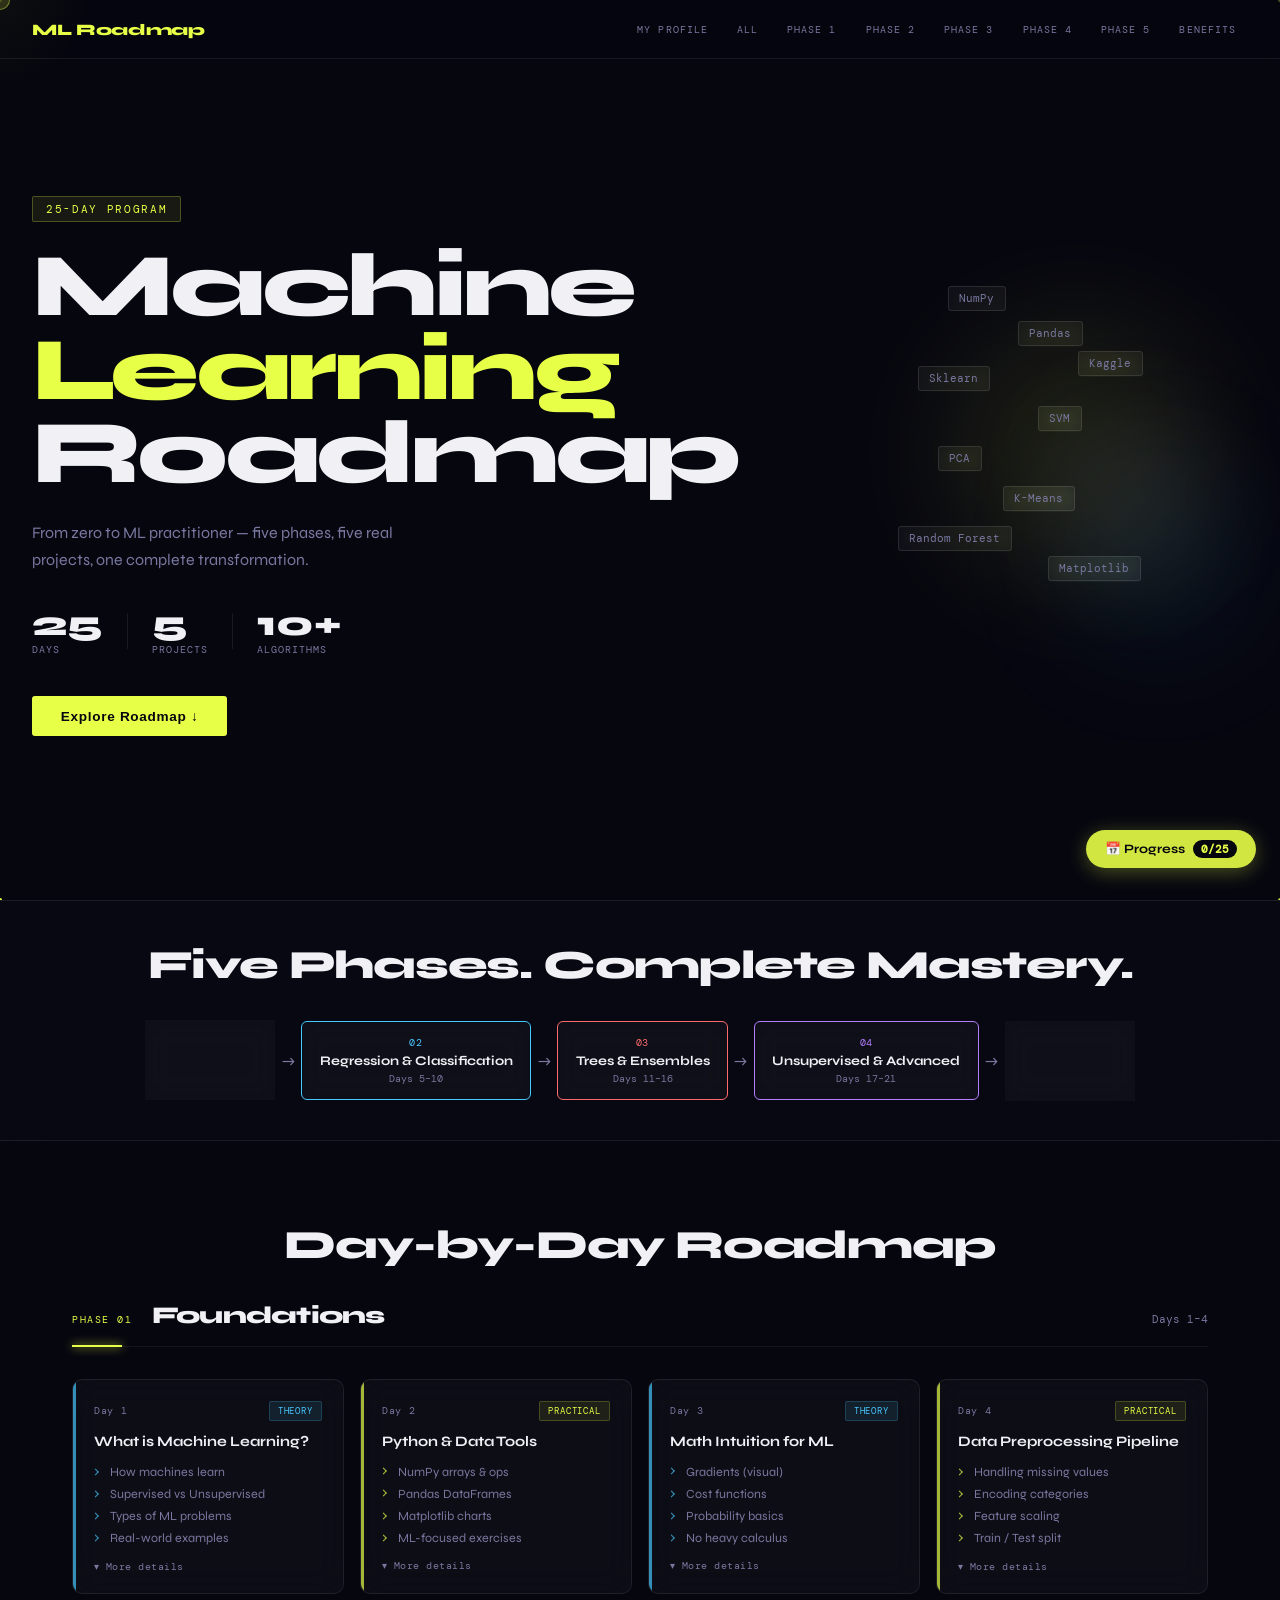
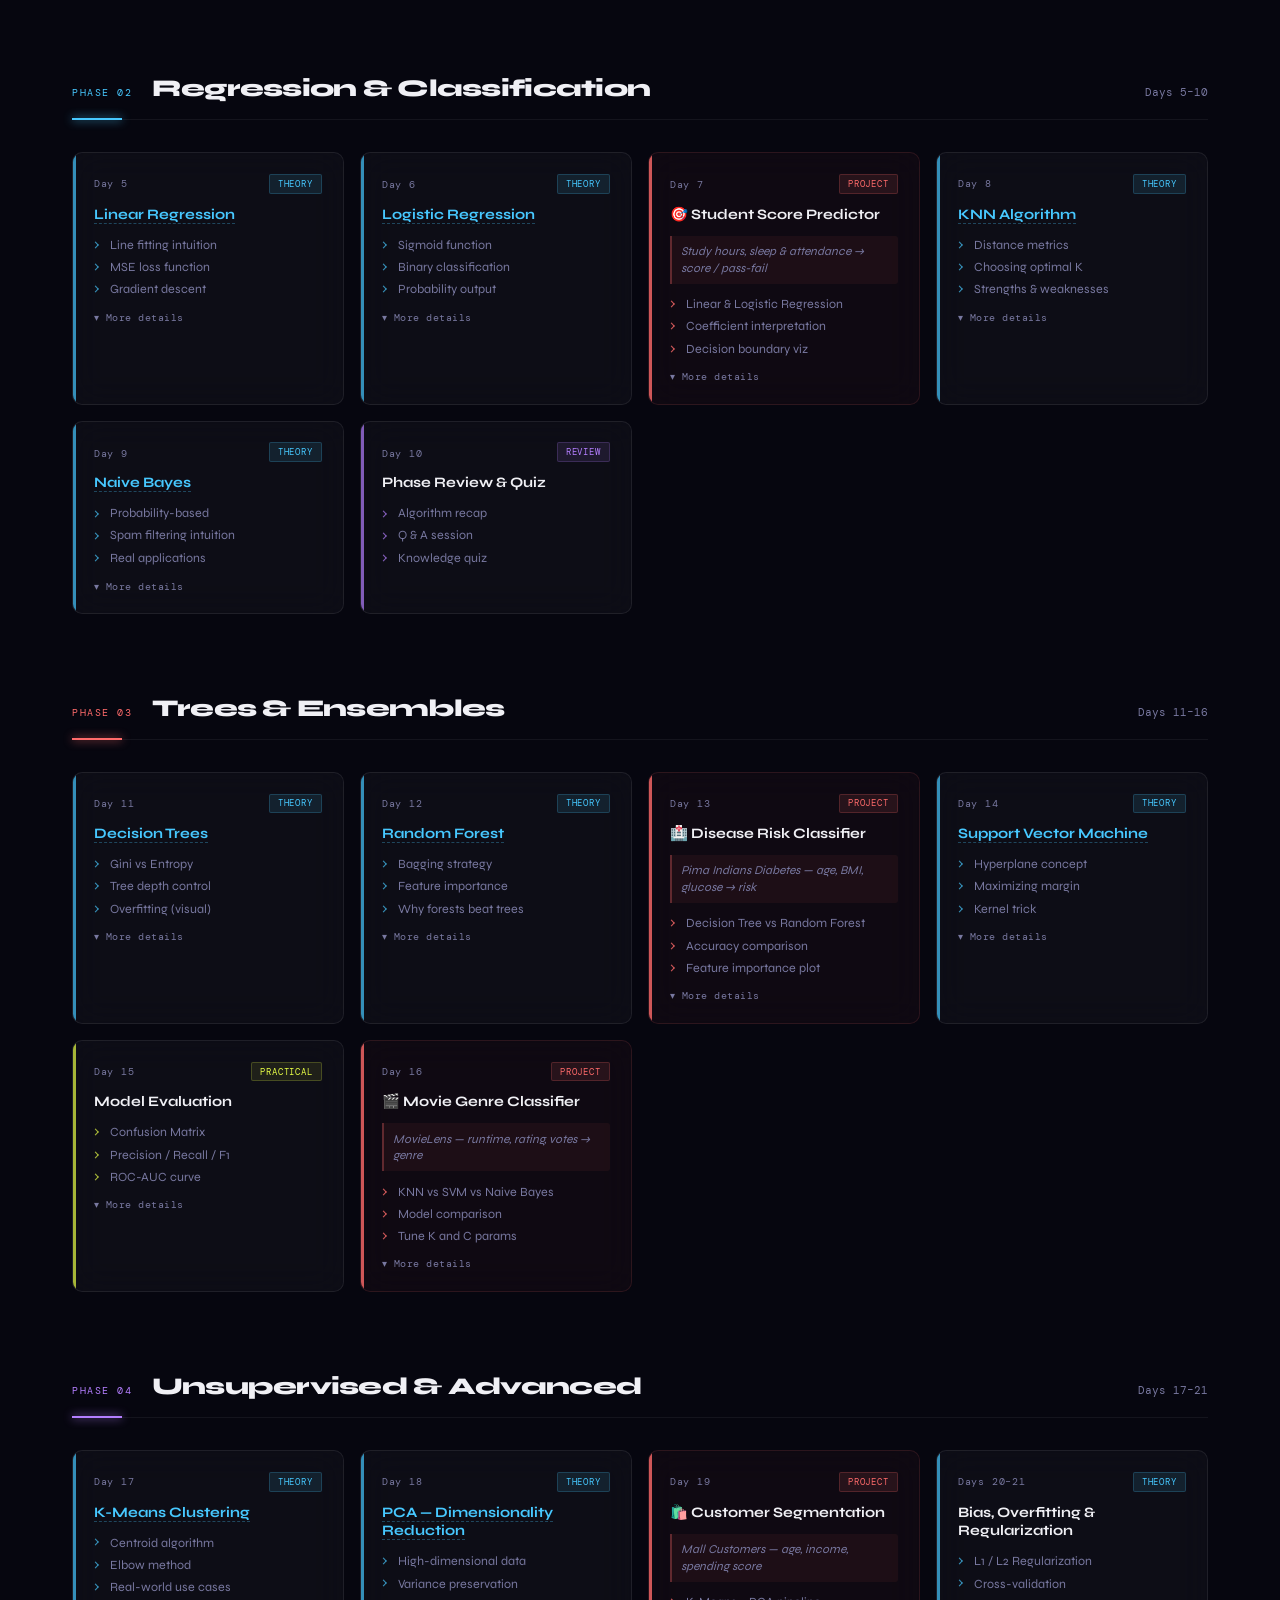
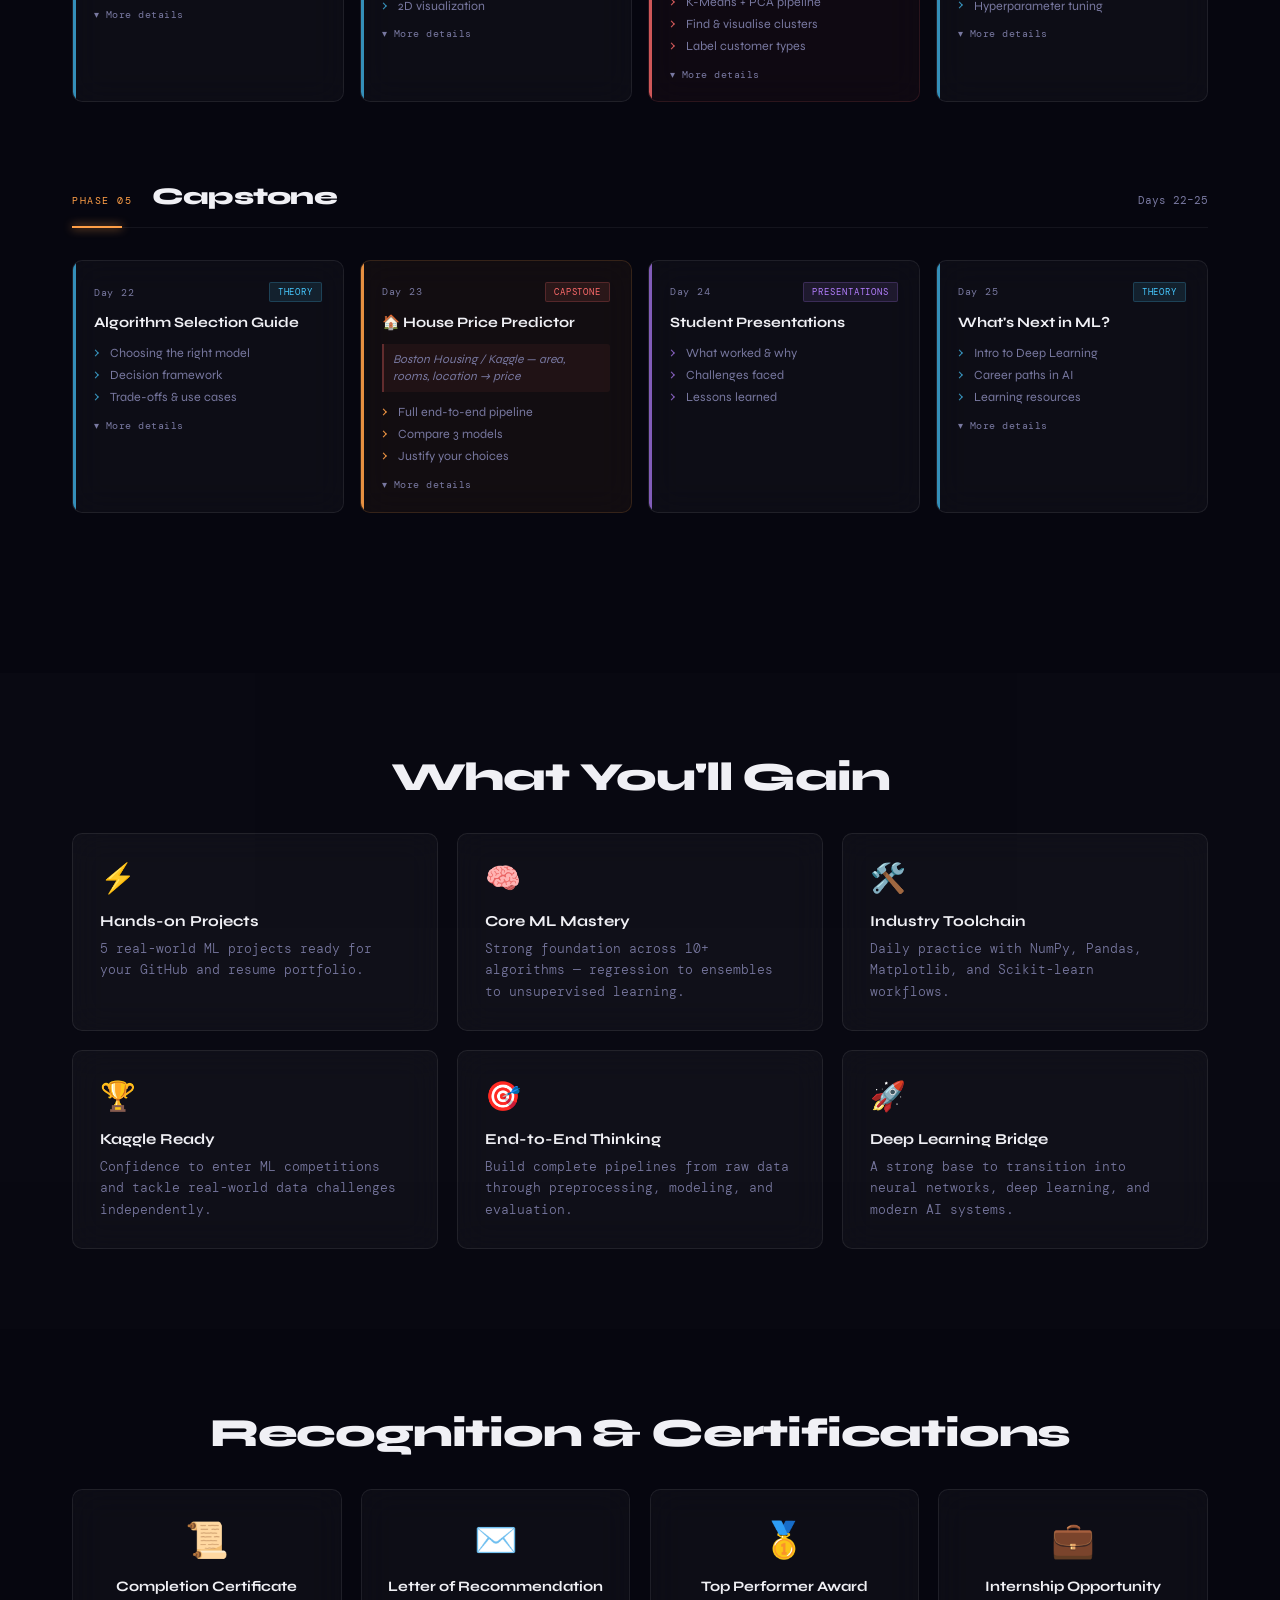
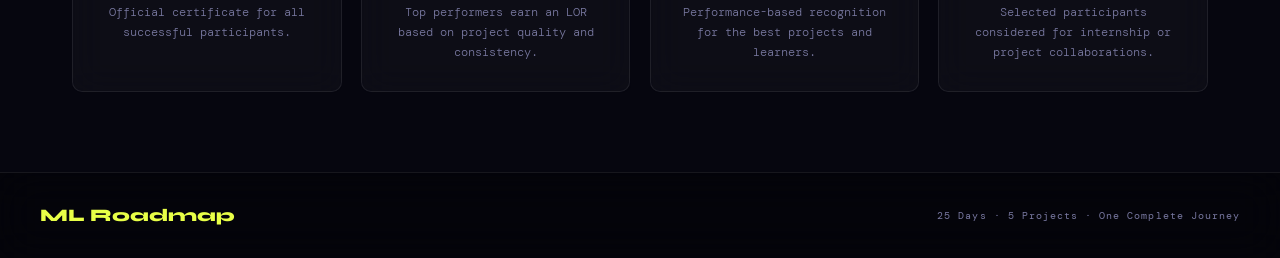
<file: ml_course.html>
<!DOCTYPE html>
<html lang="en">
<head>
<meta charset="UTF-8"/>
<meta name="viewport" content="width=device-width, initial-scale=1.0"/>
<title>ML Roadmap — 25 Days</title>
<link href="https://fonts.googleapis.com/css2?family=Syne:wght@400;600;700;800&family=DM+Mono:ital,wght@0,300;0,400;1,300&display=swap" rel="stylesheet"/>
<style>
*,*::before,*::after{box-sizing:border-box;margin:0;padding:0}
:root{
  --bg:#06060f;
  --glass:rgba(255,255,255,0.04);
  --glass-border:rgba(255,255,255,0.08);
  --glass-hover:rgba(255,255,255,0.07);
  --text:#f0f0f5;
  --muted:#7878a0;
  --yellow:#e8ff47;
  --blue:#47c8ff;
  --red:#ff6b6b;
  --purple:#b47fff;
  --orange:#ff9f47;
  --green:#4fffb0;
  --fd:'Syne',sans-serif;
  --fm:'DM Mono',monospace;
}
html{scroll-behavior:smooth}
body{background:var(--bg);color:var(--text);font-family:var(--fd);overflow-x:hidden;cursor:none}

/* CURSOR */
#cursor{position:fixed;width:20px;height:20px;border-radius:50%;background:rgba(232,255,71,0.15);border:1px solid rgba(232,255,71,0.4);pointer-events:none;z-index:9999;transform:translate(-50%,-50%);transition:transform 0.1s,width 0.2s,height 0.2s,background 0.2s;backdrop-filter:blur(4px)}
#cursor-glow{position:fixed;width:200px;height:200px;border-radius:50%;background:radial-gradient(circle,rgba(232,255,71,0.04) 0%,transparent 70%);pointer-events:none;z-index:9998;transform:translate(-50%,-50%);transition:transform 0.3s ease}
body:has(a:hover) #cursor,body:has(button:hover) #cursor{width:36px;height:36px;background:rgba(232,255,71,0.25)}

/* CANVAS */
#particles{position:fixed;inset:0;z-index:0;pointer-events:none}

/* NAV */
nav{position:fixed;top:0;left:0;right:0;z-index:100;padding:1rem 2rem;display:flex;align-items:center;justify-content:space-between;background:rgba(6,6,15,0.6);backdrop-filter:blur(20px);border-bottom:1px solid var(--glass-border);transition:all 0.3s}
.nav-brand{font-weight:800;font-size:1rem;color:var(--yellow);letter-spacing:-0.02em}
.nav-links{display:flex;gap:0.3rem;flex-wrap:wrap}
.nav-link{font-family:var(--fm);font-size:0.65rem;letter-spacing:0.1em;text-transform:uppercase;padding:0.35rem 0.7rem;border-radius:3px;color:var(--muted);text-decoration:none;transition:all 0.2s;border:1px solid transparent;cursor:pointer}
.nav-link:hover,.nav-link.active{color:var(--yellow);border-color:rgba(232,255,71,0.2);background:rgba(232,255,71,0.05)}

/* HERO */
.hero{position:relative;min-height:100vh;display:flex;align-items:center;padding:6rem 2rem 4rem;max-width:1300px;margin:0 auto;gap:3rem;z-index:1}
.hero-content{flex:1;animation:fadeUp 0.8s ease both}
.badge{display:inline-block;background:rgba(232,255,71,0.08);border:1px solid rgba(232,255,71,0.25);color:var(--yellow);font-family:var(--fm);font-size:0.7rem;letter-spacing:0.15em;padding:0.3rem 0.8rem;border-radius:2px;margin-bottom:1.5rem;text-transform:uppercase}
h1{font-size:clamp(3rem,7vw,6.5rem);font-weight:800;line-height:0.93;letter-spacing:-0.04em;margin-bottom:1.5rem}
.accent{color:var(--yellow)}
.hero-sub{font-size:1rem;color:var(--muted);max-width:400px;line-height:1.7;margin-bottom:2rem;font-weight:400}
.hero-stats{display:flex;align-items:center;gap:1.5rem;margin-bottom:2.5rem}
.stat{display:flex;flex-direction:column}
.stat-num{font-size:2.2rem;font-weight:800;line-height:1;color:var(--text)}
.stat-label{font-family:var(--fm);font-size:0.62rem;color:var(--muted);letter-spacing:0.1em;text-transform:uppercase;margin-top:2px}
.sdiv{width:1px;height:36px;background:var(--glass-border)}
.cta-btn{display:inline-block;background:var(--yellow);color:#06060f;font-weight:700;font-size:0.85rem;letter-spacing:0.05em;padding:0.8rem 1.8rem;border-radius:3px;transition:transform 0.2s,box-shadow 0.2s;cursor:pointer;border:none}
.cta-btn:hover{transform:translateY(-2px);box-shadow:0 8px 28px rgba(232,255,71,0.3)}

/* FLOATING TAGS */
.hero-visual{position:relative;flex:0 0 300px;height:360px;z-index:2;animation:fadeUp 0.8s 0.2s ease both}
.orb{position:absolute;border-radius:50%;filter:blur(60px);pointer-events:none}
.o1{width:260px;height:260px;background:rgba(232,255,71,0.1);top:10%;left:0;animation:floatOrb 6s ease-in-out infinite}
.o2{width:180px;height:180px;background:rgba(71,200,255,0.08);bottom:0;right:0;animation:floatOrb 8s 1s ease-in-out infinite}
.o3{width:130px;height:130px;background:rgba(180,127,255,0.08);top:40%;left:40%;animation:floatOrb 7s 2s ease-in-out infinite}
.floating-tags{position:relative;width:100%;height:100%}
.ftag{position:absolute;font-family:var(--fm);font-size:0.68rem;background:rgba(255,255,255,0.04);backdrop-filter:blur(10px);border:1px solid rgba(255,255,255,0.1);padding:0.3rem 0.65rem;border-radius:3px;color:var(--muted);animation:floatTag 4s var(--d) ease-in-out infinite;white-space:nowrap;transition:color 0.3s,border-color 0.3s}
.ftag:hover{color:var(--yellow);border-color:rgba(232,255,71,0.3)}

/* PROGRESS TRACKER TOGGLE */
.tracker-toggle{position:fixed;right:1.5rem;bottom:2rem;z-index:200;background:rgba(232,255,71,0.9);color:#06060f;border:none;border-radius:50px;padding:0.65rem 1.2rem;font-family:var(--fd);font-weight:700;font-size:0.8rem;cursor:pointer;box-shadow:0 4px 20px rgba(232,255,71,0.3);transition:all 0.2s;display:flex;align-items:center;gap:0.5rem}
.tracker-toggle:hover{transform:translateY(-2px);box-shadow:0 8px 28px rgba(232,255,71,0.4)}
.tracker-badge{background:#06060f;color:var(--yellow);border-radius:50px;padding:0.1rem 0.5rem;font-size:0.7rem;font-family:var(--fm)}

/* TRACKER PANEL */
.tracker-panel{position:fixed;right:-380px;top:0;bottom:0;width:360px;background:rgba(10,10,20,0.85);backdrop-filter:blur(30px);border-left:1px solid var(--glass-border);z-index:300;transition:right 0.4s cubic-bezier(0.16,1,0.3,1);overflow-y:auto;padding:1.5rem}
.tracker-panel.open{right:0}
.tracker-head{display:flex;align-items:center;justify-content:space-between;margin-bottom:1.5rem}
.tracker-head h2{font-size:1.1rem;font-weight:800}
.close-btn{background:var(--glass);border:1px solid var(--glass-border);color:var(--text);width:32px;height:32px;border-radius:50%;cursor:pointer;font-size:1rem;display:flex;align-items:center;justify-content:center;transition:all 0.2s}
.close-btn:hover{background:rgba(255,107,107,0.15);border-color:var(--red);color:var(--red)}
.progress-bar-wrap{background:rgba(255,255,255,0.05);border-radius:50px;height:8px;margin-bottom:0.5rem;overflow:hidden}
.progress-bar-fill{height:100%;background:linear-gradient(90deg,var(--yellow),var(--green));border-radius:50px;transition:width 0.5s cubic-bezier(0.16,1,0.3,1);width:0%}
.progress-text{font-family:var(--fm);font-size:0.68rem;color:var(--muted);margin-bottom:1.5rem}
.tracker-phase-label{font-family:var(--fm);font-size:0.6rem;color:var(--muted);letter-spacing:0.12em;text-transform:uppercase;margin:1rem 0 0.5rem;padding-bottom:0.4rem;border-bottom:1px solid var(--glass-border)}
.day-check{display:flex;align-items:center;gap:0.75rem;padding:0.5rem 0.6rem;border-radius:4px;cursor:pointer;transition:background 0.2s;margin-bottom:0.2rem}
.day-check:hover{background:var(--glass)}
.day-check input{display:none}
.check-box{width:18px;height:18px;border-radius:3px;border:1px solid var(--glass-border);flex-shrink:0;display:flex;align-items:center;justify-content:center;transition:all 0.2s;font-size:0.7rem}
.day-check.done .check-box{background:var(--yellow);border-color:var(--yellow);color:#06060f}
.check-label{font-size:0.8rem;color:var(--muted);transition:color 0.2s;line-height:1.3}
.day-check.done .check-label{color:var(--text);text-decoration:line-through;opacity:0.6}

/* PHASES BAR */
.phases-bar{background:rgba(10,10,20,0.6);backdrop-filter:blur(20px);border-top:1px solid var(--glass-border);border-bottom:1px solid var(--glass-border);padding:2.5rem 0;position:relative;z-index:1}
.phases-bar .container{max-width:1200px;margin:0 auto;padding:0 2rem}
.sec-title{font-size:clamp(1.6rem,3.5vw,2.5rem);font-weight:800;letter-spacing:-0.03em;margin-bottom:2rem;text-align:center}
.phases-strip{display:flex;align-items:center;gap:0.4rem;flex-wrap:wrap;justify-content:center}
.phase-chip{background:rgba(255,255,255,0.03);backdrop-filter:blur(12px);border:1px solid var(--c,rgba(255,255,255,0.1));border-radius:6px;padding:0.9rem 1.1rem;display:flex;flex-direction:column;align-items:center;gap:0.2rem;min-width:130px;text-align:center;transition:transform 0.2s,box-shadow 0.2s,background 0.2s;cursor:pointer}
.phase-chip:hover,.phase-chip.active{transform:translateY(-3px);background:rgba(255,255,255,0.06);box-shadow:0 8px 24px rgba(0,0,0,0.3)}
.pnum{font-family:var(--fm);font-size:0.6rem;color:var(--c);letter-spacing:0.1em}
.pname{font-size:0.82rem;font-weight:700}
.pdays{font-family:var(--fm);font-size:0.6rem;color:var(--muted)}
.parr{font-size:1rem;color:var(--muted)}

/* ROADMAP */
.roadmap{padding:5rem 0;position:relative;z-index:1}
.roadmap .container{max-width:1200px;margin:0 auto;padding:0 2rem}
.phase-block{margin-bottom:5rem;transition:opacity 0.3s,transform 0.3s}
.phase-block.hidden{display:none}
.phase-hdr{display:flex;align-items:baseline;gap:1.2rem;margin-bottom:2rem;padding-bottom:1rem;border-bottom:1px solid rgba(255,255,255,0.06);position:relative}
.phase-hdr::after{content:'';position:absolute;bottom:-1px;left:0;width:50px;height:2px;background:var(--c);box-shadow:0 0 10px var(--c)}
.plabel{font-family:var(--fm);font-size:0.65rem;color:var(--c);letter-spacing:0.15em;text-transform:uppercase;flex-shrink:0}
.ptitle{font-size:1.5rem;font-weight:800;letter-spacing:-0.03em}
.prange{font-family:var(--fm);font-size:0.7rem;color:var(--muted);margin-left:auto}

/* DAY CARDS */
.days-grid{display:grid;grid-template-columns:repeat(auto-fill,minmax(230px,1fr));gap:1rem}
.day-card{background:rgba(255,255,255,0.03);backdrop-filter:blur(16px);border:1px solid var(--glass-border);border-radius:10px;padding:1.3rem;transition:transform 0.2s,box-shadow 0.2s,border-color 0.2s;position:relative;overflow:hidden;cursor:pointer;transform-style:preserve-3d}
.day-card::before{content:'';position:absolute;top:0;left:0;width:3px;height:100%;background:var(--accent,rgba(255,255,255,0.1));border-radius:3px 0 0 3px}
.day-card:hover{box-shadow:0 12px 40px rgba(0,0,0,0.4);border-color:rgba(255,255,255,0.12)}
.day-card.reveal{animation:revealCard 0.5s ease both}
.day-card.theory{--accent:rgba(71,200,255,0.7)}
.day-card.practical{--accent:rgba(232,255,71,0.7)}
.day-card.project{--accent:rgba(255,107,107,0.8);background:rgba(255,107,107,0.04);border-color:rgba(255,107,107,0.12)}
.day-card.review{--accent:rgba(180,127,255,0.7)}
.day-card.capstone-card{--accent:rgba(255,159,71,0.9);background:rgba(255,159,71,0.05);border-color:rgba(255,159,71,0.15)}
.day-top{display:flex;align-items:center;justify-content:space-between;margin-bottom:0.75rem}
.dnum{font-family:var(--fm);font-size:0.62rem;color:var(--muted);letter-spacing:0.08em}
.dtype{font-family:var(--fm);font-size:0.58rem;letter-spacing:0.1em;text-transform:uppercase;padding:0.18rem 0.5rem;border-radius:2px}
.dtype.t{background:rgba(71,200,255,0.1);color:var(--blue);border:1px solid rgba(71,200,255,0.2)}
.dtype.p{background:rgba(232,255,71,0.08);color:var(--yellow);border:1px solid rgba(232,255,71,0.2)}
.dtype.pr{background:rgba(255,107,107,0.1);color:var(--red);border:1px solid rgba(255,107,107,0.2)}
.dtype.rv{background:rgba(180,127,255,0.1);color:var(--purple);border:1px solid rgba(180,127,255,0.2)}
.day-card h3{font-size:0.9rem;font-weight:700;margin-bottom:0.7rem;line-height:1.3}
.day-card ul{list-style:none;display:flex;flex-direction:column;gap:0.3rem}
.day-card ul li{font-size:0.78rem;color:var(--muted);padding-left:1rem;position:relative;line-height:1.4}
.day-card ul li::before{content:'›';position:absolute;left:0;color:var(--accent,var(--muted));font-size:0.9rem;line-height:1.2}
.proj-desc{font-size:0.75rem;color:var(--muted);font-style:italic;margin-bottom:0.7rem;padding:0.45rem 0.6rem;background:rgba(255,107,107,0.06);border-left:2px solid rgba(255,107,107,0.3);border-radius:0 3px 3px 0;line-height:1.4}

/* EXPAND */
.expand-btn{margin-top:0.8rem;font-family:var(--fm);font-size:0.62rem;color:var(--muted);background:none;border:none;cursor:pointer;padding:0;letter-spacing:0.05em;transition:color 0.2s;display:flex;align-items:center;gap:0.3rem}
.expand-btn:hover{color:var(--yellow)}
.expand-content{max-height:0;overflow:hidden;transition:max-height 0.4s cubic-bezier(0.16,1,0.3,1);margin-top:0}
.expand-content.open{max-height:300px;margin-top:0.8rem}
.expand-inner{padding-top:0.8rem;border-top:1px solid var(--glass-border)}
.expand-inner p{font-size:0.78rem;color:var(--muted);line-height:1.6;margin-bottom:0.5rem;font-family:var(--fm);font-weight:300}
.tools-row{display:flex;flex-wrap:wrap;gap:0.3rem;margin-top:0.5rem}
.tool-tag{font-family:var(--fm);font-size:0.62rem;padding:0.2rem 0.5rem;background:rgba(255,255,255,0.05);border:1px solid rgba(255,255,255,0.08);border-radius:2px;color:var(--muted)}

/* ALGO MODAL */
#algo-modal{position:fixed;inset:0;z-index:500;display:flex;align-items:center;justify-content:center;opacity:0;pointer-events:none;transition:opacity 0.3s}
#algo-modal.open{opacity:1;pointer-events:all}
.modal-backdrop{position:absolute;inset:0;background:rgba(0,0,0,0.7);backdrop-filter:blur(8px)}
.modal-box{position:relative;background:rgba(15,15,28,0.95);backdrop-filter:blur(30px);border:1px solid rgba(255,255,255,0.1);border-radius:12px;padding:2rem;max-width:420px;width:90%;transform:translateY(20px);transition:transform 0.3s}
#algo-modal.open .modal-box{transform:translateY(0)}
.modal-box h2{font-size:1.4rem;font-weight:800;margin-bottom:0.5rem;color:var(--yellow)}
.modal-tag{font-family:var(--fm);font-size:0.65rem;color:var(--muted);letter-spacing:0.1em;text-transform:uppercase;margin-bottom:1rem}
.modal-box p{font-size:0.85rem;color:var(--muted);line-height:1.7;margin-bottom:1rem;font-family:var(--fm);font-weight:300}
.modal-use{font-size:0.8rem;color:var(--blue);font-family:var(--fm)}
.modal-close{position:absolute;top:1rem;right:1rem;background:var(--glass);border:1px solid var(--glass-border);color:var(--text);width:30px;height:30px;border-radius:50%;cursor:pointer;font-size:1rem;display:flex;align-items:center;justify-content:center;transition:all 0.2s}
.modal-close:hover{background:rgba(255,107,107,0.15);color:var(--red)}

/* ALGO LINKS */
.algo-link{color:var(--blue);cursor:pointer;border-bottom:1px dashed rgba(71,200,255,0.3);transition:color 0.2s}
.algo-link:hover{color:var(--yellow);border-bottom-color:rgba(232,255,71,0.4)}

/* BENEFITS */
.benefits{padding:5rem 0;position:relative;z-index:1;background:rgba(255,255,255,0.01)}
.benefits .container{max-width:1200px;margin:0 auto;padding:0 2rem}
.benefits-grid{display:grid;grid-template-columns:repeat(auto-fill,minmax(280px,1fr));gap:1.2rem}
.benefit-card{background:rgba(255,255,255,0.03);backdrop-filter:blur(16px);border:1px solid var(--glass-border);border-radius:10px;padding:1.7rem;transition:transform 0.25s,border-color 0.25s,box-shadow 0.25s}
.benefit-card:hover{transform:translateY(-4px);border-color:rgba(255,255,255,0.1);box-shadow:0 12px 32px rgba(0,0,0,0.3)}
.bicon{font-size:1.8rem;margin-bottom:1rem}
.benefit-card h3{font-size:0.95rem;font-weight:700;margin-bottom:0.5rem}
.benefit-card p{font-size:0.8rem;color:var(--muted);line-height:1.7;font-family:var(--fm);font-weight:300}

/* CERTS */
.certs{padding:5rem 0;position:relative;z-index:1}
.certs .container{max-width:1200px;margin:0 auto;padding:0 2rem}
.certs-row{display:grid;grid-template-columns:repeat(auto-fill,minmax(220px,1fr));gap:1.2rem}
.cert-item{background:rgba(255,255,255,0.03);backdrop-filter:blur(16px);border:1px solid var(--glass-border);border-radius:10px;padding:1.8rem 1.4rem;text-align:center;transition:transform 0.25s,box-shadow 0.25s;position:relative;overflow:hidden}
.cert-item::after{content:'';position:absolute;bottom:0;left:0;right:0;height:2px;background:linear-gradient(90deg,var(--yellow),var(--blue));opacity:0;transition:opacity 0.3s}
.cert-item:hover{transform:translateY(-4px);box-shadow:0 12px 30px rgba(0,0,0,0.25)}
.cert-item:hover::after{opacity:1}
.cicon{font-size:2.2rem;margin-bottom:1rem}
.cert-item h3{font-size:0.9rem;font-weight:700;margin-bottom:0.5rem}
.cert-item p{font-size:0.78rem;color:var(--muted);line-height:1.6;font-family:var(--fm);font-weight:300}

/* FOOTER */
footer{background:rgba(0,0,0,0.3);backdrop-filter:blur(20px);border-top:1px solid var(--glass-border);padding:2rem;position:relative;z-index:1}
.foot-inner{max-width:1200px;margin:0 auto;display:flex;align-items:center;justify-content:space-between;flex-wrap:wrap;gap:1rem}
.fbrand{font-size:1.1rem;font-weight:800;color:var(--yellow)}
.ftag-line{font-family:var(--fm);font-size:0.65rem;color:var(--muted);letter-spacing:0.1em}

/* CONFETTI */
.confetti-piece{position:fixed;width:8px;height:8px;border-radius:2px;pointer-events:none;z-index:9999;animation:confettiFall 2.5s ease-in forwards}
@keyframes confettiFall{0%{transform:translateY(-20px) rotate(0deg);opacity:1}100%{transform:translateY(100vh) rotate(720deg);opacity:0}}

/* ANIMATIONS */
@keyframes fadeUp{from{opacity:0;transform:translateY(20px)}to{opacity:1;transform:translateY(0)}}
@keyframes floatOrb{0%,100%{transform:translateY(0)}50%{transform:translateY(-18px)}}
@keyframes floatTag{0%,100%{transform:translateY(0);opacity:0.6}50%{transform:translateY(-7px);opacity:1}}
@keyframes revealCard{from{opacity:0;transform:translateY(24px)}to{opacity:1;transform:translateY(0)}}

@media(max-width:768px){
  .hero{flex-direction:column;padding:5rem 1.5rem 3rem;gap:2rem}
  .hero-visual{flex:none;width:100%;height:200px}
  nav{padding:0.8rem 1rem}
  .nav-links{display:none}
  .phases-strip{gap:0.3rem}
  .parr{display:none}
  .tracker-panel{width:100%;right:-100%}
}
</style>
</head>
<body>

<div id="cursor"></div>
<div id="cursor-glow"></div>
<canvas id="particles"></canvas>

<!-- NAV -->
<nav>
  <div class="nav-brand"><a class="nav-brand" href="index.html" style="text-decoration: none;">ML Roadmap</a></div>
  <div class="nav-links">
    <a class="nav-link" href="index.html">My Profile</a>
    <a class="nav-link" onclick="filterPhase('all')">All</a>
    <a class="nav-link" onclick="filterPhase(1)">Phase 1</a>
    <a class="nav-link" onclick="filterPhase(2)">Phase 2</a>
    <a class="nav-link" onclick="filterPhase(3)">Phase 3</a>
    <a class="nav-link" onclick="filterPhase(4)">Phase 4</a>
    <a class="nav-link" onclick="filterPhase(5)">Phase 5</a>
    <a class="nav-link" href="#benefits">Benefits</a>
  </div>
</nav>

<!-- HERO -->
<section class="hero" id="home">
  <div class="hero-content">
    <div class="badge">25-Day Program</div>
    <h1>Machine<br/><span class="accent">Learning</span><br/>Roadmap</h1>
    <p class="hero-sub">From zero to ML practitioner — five phases, five real projects, one complete transformation.</p>
    <div class="hero-stats">
      <div class="stat"><span class="stat-num" data-count="25">0</span><span class="stat-label">Days</span></div>
      <div class="sdiv"></div>
      <div class="stat"><span class="stat-num" data-count="5">0</span><span class="stat-label">Projects</span></div>
      <div class="sdiv"></div>
      <div class="stat"><span class="stat-num" data-count="10">0</span><span class="stat-label">Algorithms</span></div>
    </div>
    <button class="cta-btn" onclick="document.getElementById('roadmap').scrollIntoView({behavior:'smooth'})">Explore Roadmap ↓</button>
  </div>
  <div class="hero-visual">
    <div class="orb o1"></div><div class="orb o2"></div><div class="orb o3"></div>
    <div class="floating-tags">
      <span class="ftag" style="--d:0s;left:0;top:0">NumPy</span>
      <span class="ftag" style="--d:.4s;left:70px;top:35px">Pandas</span>
      <span class="ftag" style="--d:.8s;left:-30px;top:80px">Sklearn</span>
      <span class="ftag" style="--d:1.2s;left:90px;top:120px">SVM</span>
      <span class="ftag" style="--d:.6s;left:-10px;top:160px">PCA</span>
      <span class="ftag" style="--d:1s;left:55px;top:200px">K-Means</span>
      <span class="ftag" style="--d:.2s;left:130px;top:65px">Kaggle</span>
      <span class="ftag" style="--d:1.4s;left:-50px;top:240px">Random Forest</span>
      <span class="ftag" style="--d:.9s;left:100px;top:270px">Matplotlib</span>
    </div>
  </div>
</section>

<!-- PHASES BAR -->
<div class="phases-bar">
  <div class="container">
    <h2 class="sec-title">Five Phases. Complete Mastery.</h2>
    <div class="phases-strip">
      <div class="phase-chip" style="--c:#e8ff47" onclick="filterPhase(1)"><span class="pnum">01</span><span class="pname">Foundations</span><span class="pdays">Days 1–4</span></div>
      <span class="parr">→</span>
      <div class="phase-chip" style="--c:#47c8ff" onclick="filterPhase(2)"><span class="pnum">02</span><span class="pname">Regression & Classification</span><span class="pdays">Days 5–10</span></div>
      <span class="parr">→</span>
      <div class="phase-chip" style="--c:#ff6b6b" onclick="filterPhase(3)"><span class="pnum">03</span><span class="pname">Trees & Ensembles</span><span class="pdays">Days 11–16</span></div>
      <span class="parr">→</span>
      <div class="phase-chip" style="--c:#b47fff" onclick="filterPhase(4)"><span class="pnum">04</span><span class="pname">Unsupervised & Advanced</span><span class="pdays">Days 17–21</span></div>
      <span class="parr">→</span>
      <div class="phase-chip" style="--c:#ff9f47" onclick="filterPhase(5)"><span class="pnum">05</span><span class="pname">Capstone</span><span class="pdays">Days 22–25</span></div>
    </div>
  </div>
</div>

<!-- ROADMAP -->
<section class="roadmap" id="roadmap">
  <div class="container">
    <h2 class="sec-title">Day-by-Day Roadmap</h2>

    <!-- P1 -->
    <div class="phase-block" data-phase="1">
      <div class="phase-hdr" style="--c:#e8ff47"><span class="plabel">Phase 01</span><span class="ptitle">Foundations</span><span class="prange">Days 1–4</span></div>
      <div class="days-grid">
        <div class="day-card theory" data-algo=""><div class="day-top"><span class="dnum">Day 1</span><span class="dtype t">Theory</span></div><h3>What is Machine Learning?</h3><ul><li>How machines learn</li><li>Supervised vs Unsupervised</li><li>Types of ML problems</li><li>Real-world examples</li></ul><button class="expand-btn" onclick="toggleExpand(this)">▾ More details</button><div class="expand-content"><div class="expand-inner"><p>Understand the fundamental difference between rule-based programming and statistical learning. Explore how models generalise from data.</p><div class="tools-row"><span class="tool-tag">Slides</span><span class="tool-tag">Case Studies</span><span class="tool-tag">Q&A</span></div></div></div></div>
        <div class="day-card practical"><div class="day-top"><span class="dnum">Day 2</span><span class="dtype p">Practical</span></div><h3>Python & Data Tools</h3><ul><li>NumPy arrays & ops</li><li>Pandas DataFrames</li><li>Matplotlib charts</li><li>ML-focused exercises</li></ul><button class="expand-btn" onclick="toggleExpand(this)">▾ More details</button><div class="expand-content"><div class="expand-inner"><p>Hands-on coding session covering the core Python data stack every ML engineer uses daily.</p><div class="tools-row"><span class="tool-tag">NumPy</span><span class="tool-tag">Pandas</span><span class="tool-tag">Matplotlib</span><span class="tool-tag">Jupyter</span></div></div></div></div>
        <div class="day-card theory"><div class="day-top"><span class="dnum">Day 3</span><span class="dtype t">Theory</span></div><h3>Math Intuition for ML</h3><ul><li>Gradients (visual)</li><li>Cost functions</li><li>Probability basics</li><li>No heavy calculus</li></ul><button class="expand-btn" onclick="toggleExpand(this)">▾ More details</button><div class="expand-content"><div class="expand-inner"><p>Build geometric intuition for why <span class="algo-link" onclick="showAlgo('gradient_descent')">Gradient Descent</span> works, without needing a maths degree.</p><div class="tools-row"><span class="tool-tag">Visual aids</span><span class="tool-tag">Desmos</span></div></div></div></div>
        <div class="day-card practical"><div class="day-top"><span class="dnum">Day 4</span><span class="dtype p">Practical</span></div><h3>Data Preprocessing Pipeline</h3><ul><li>Handling missing values</li><li>Encoding categories</li><li>Feature scaling</li><li>Train / Test split</li></ul><button class="expand-btn" onclick="toggleExpand(this)">▾ More details</button><div class="expand-content"><div class="expand-inner"><p>Build a reusable preprocessing pipeline from scratch — the skill that separates good ML engineers from great ones.</p><div class="tools-row"><span class="tool-tag">Sklearn</span><span class="tool-tag">Pandas</span><span class="tool-tag">Pipeline API</span></div></div></div></div>
      </div>
    </div>

    <!-- P2 -->
    <div class="phase-block" data-phase="2">
      <div class="phase-hdr" style="--c:#47c8ff"><span class="plabel">Phase 02</span><span class="ptitle">Regression & Classification</span><span class="prange">Days 5–10</span></div>
      <div class="days-grid">
        <div class="day-card theory"><div class="day-top"><span class="dnum">Day 5</span><span class="dtype t">Theory</span></div><h3><span class="algo-link" onclick="showAlgo('linear_regression')">Linear Regression</span></h3><ul><li>Line fitting intuition</li><li>MSE loss function</li><li>Gradient descent</li></ul><button class="expand-btn" onclick="toggleExpand(this)">▾ More details</button><div class="expand-content"><div class="expand-inner"><p>The foundation of all ML. Understand how we fit a line to data by minimising the sum of squared errors.</p><div class="tools-row"><span class="tool-tag">Sklearn</span><span class="tool-tag">NumPy</span></div></div></div></div>
        <div class="day-card theory"><div class="day-top"><span class="dnum">Day 6</span><span class="dtype t">Theory</span></div><h3><span class="algo-link" onclick="showAlgo('logistic_regression')">Logistic Regression</span></h3><ul><li>Sigmoid function</li><li>Binary classification</li><li>Probability output</li></ul><button class="expand-btn" onclick="toggleExpand(this)">▾ More details</button><div class="expand-content"><div class="expand-inner"><p>Despite its name, logistic regression is a classification algorithm. Learn how the sigmoid squashes outputs to probabilities.</p><div class="tools-row"><span class="tool-tag">Sklearn</span><span class="tool-tag">Matplotlib</span></div></div></div></div>
        <div class="day-card project"><div class="day-top"><span class="dnum">Day 7</span><span class="dtype pr">Project</span></div><h3>🎯 Student Score Predictor</h3><p class="proj-desc">Study hours, sleep & attendance → score / pass-fail</p><ul><li>Linear & Logistic Regression</li><li>Coefficient interpretation</li><li>Decision boundary viz</li></ul><button class="expand-btn" onclick="toggleExpand(this)">▾ More details</button><div class="expand-content"><div class="expand-inner"><p>Your first end-to-end ML project. Build, evaluate, and visualise two models on a real student dataset.</p><div class="tools-row"><span class="tool-tag">Sklearn</span><span class="tool-tag">Matplotlib</span><span class="tool-tag">Pandas</span></div></div></div></div>
        <div class="day-card theory"><div class="day-top"><span class="dnum">Day 8</span><span class="dtype t">Theory</span></div><h3><span class="algo-link" onclick="showAlgo('knn')">KNN Algorithm</span></h3><ul><li>Distance metrics</li><li>Choosing optimal K</li><li>Strengths & weaknesses</li></ul><button class="expand-btn" onclick="toggleExpand(this)">▾ More details</button><div class="expand-content"><div class="expand-inner"><p>The simplest yet most intuitive classifier — classify a point by looking at its K nearest neighbours.</p><div class="tools-row"><span class="tool-tag">Sklearn</span><span class="tool-tag">Seaborn</span></div></div></div></div>
        <div class="day-card theory"><div class="day-top"><span class="dnum">Day 9</span><span class="dtype t">Theory</span></div><h3><span class="algo-link" onclick="showAlgo('naive_bayes')">Naive Bayes</span></h3><ul><li>Probability-based</li><li>Spam filtering intuition</li><li>Real applications</li></ul><button class="expand-btn" onclick="toggleExpand(this)">▾ More details</button><div class="expand-content"><div class="expand-inner"><p>Apply Bayes' theorem to classify text and more. Surprisingly powerful despite its "naive" independence assumption.</p><div class="tools-row"><span class="tool-tag">Sklearn</span><span class="tool-tag">NLTK</span></div></div></div></div>
        <div class="day-card review"><div class="day-top"><span class="dnum">Day 10</span><span class="dtype rv">Review</span></div><h3>Phase Review & Quiz</h3><ul><li>Algorithm recap</li><li>Q & A session</li><li>Knowledge quiz</li></ul></div>
      </div>
    </div>

    <!-- P3 -->
    <div class="phase-block" data-phase="3">
      <div class="phase-hdr" style="--c:#ff6b6b"><span class="plabel">Phase 03</span><span class="ptitle">Trees & Ensembles</span><span class="prange">Days 11–16</span></div>
      <div class="days-grid">
        <div class="day-card theory"><div class="day-top"><span class="dnum">Day 11</span><span class="dtype t">Theory</span></div><h3><span class="algo-link" onclick="showAlgo('decision_tree')">Decision Trees</span></h3><ul><li>Gini vs Entropy</li><li>Tree depth control</li><li>Overfitting (visual)</li></ul><button class="expand-btn" onclick="toggleExpand(this)">▾ More details</button><div class="expand-content"><div class="expand-inner"><p>A highly interpretable model that splits data recursively. Great for understanding feature importance and decision logic.</p><div class="tools-row"><span class="tool-tag">Sklearn</span><span class="tool-tag">Graphviz</span></div></div></div></div>
        <div class="day-card theory"><div class="day-top"><span class="dnum">Day 12</span><span class="dtype t">Theory</span></div><h3><span class="algo-link" onclick="showAlgo('random_forest')">Random Forest</span></h3><ul><li>Bagging strategy</li><li>Feature importance</li><li>Why forests beat trees</li></ul><button class="expand-btn" onclick="toggleExpand(this)">▾ More details</button><div class="expand-content"><div class="expand-inner"><p>An ensemble of decision trees that reduces variance via bagging. One of the most reliable algorithms in practice.</p><div class="tools-row"><span class="tool-tag">Sklearn</span><span class="tool-tag">Matplotlib</span></div></div></div></div>
        <div class="day-card project"><div class="day-top"><span class="dnum">Day 13</span><span class="dtype pr">Project</span></div><h3>🏥 Disease Risk Classifier</h3><p class="proj-desc">Pima Indians Diabetes — age, BMI, glucose → risk</p><ul><li>Decision Tree vs Random Forest</li><li>Accuracy comparison</li><li>Feature importance plot</li></ul><button class="expand-btn" onclick="toggleExpand(this)">▾ More details</button><div class="expand-content"><div class="expand-inner"><p>Apply tree-based models to a real medical dataset. Learn to tune max_depth and n_estimators for better performance.</p><div class="tools-row"><span class="tool-tag">Sklearn</span><span class="tool-tag">Seaborn</span><span class="tool-tag">Pandas</span></div></div></div></div>
        <div class="day-card theory"><div class="day-top"><span class="dnum">Day 14</span><span class="dtype t">Theory</span></div><h3><span class="algo-link" onclick="showAlgo('svm')">Support Vector Machine</span></h3><ul><li>Hyperplane concept</li><li>Maximizing margin</li><li>Kernel trick</li></ul><button class="expand-btn" onclick="toggleExpand(this)">▾ More details</button><div class="expand-content"><div class="expand-inner"><p>SVMs find the optimal boundary between classes by maximising the margin. The kernel trick allows nonlinear separation.</p><div class="tools-row"><span class="tool-tag">Sklearn</span><span class="tool-tag">Matplotlib</span></div></div></div></div>
        <div class="day-card practical"><div class="day-top"><span class="dnum">Day 15</span><span class="dtype p">Practical</span></div><h3>Model Evaluation</h3><ul><li>Confusion Matrix</li><li>Precision / Recall / F1</li><li>ROC-AUC curve</li></ul><button class="expand-btn" onclick="toggleExpand(this)">▾ More details</button><div class="expand-content"><div class="expand-inner"><p>Accuracy alone is misleading. Learn to read and interpret all major evaluation metrics for classification tasks.</p><div class="tools-row"><span class="tool-tag">Sklearn metrics</span><span class="tool-tag">Seaborn</span></div></div></div></div>
        <div class="day-card project"><div class="day-top"><span class="dnum">Day 16</span><span class="dtype pr">Project</span></div><h3>🎬 Movie Genre Classifier</h3><p class="proj-desc">MovieLens — runtime, rating, votes → genre</p><ul><li>KNN vs SVM vs Naive Bayes</li><li>Model comparison</li><li>Tune K and C params</li></ul><button class="expand-btn" onclick="toggleExpand(this)">▾ More details</button><div class="expand-content"><div class="expand-inner"><p>A multi-class classification challenge. Compare three different algorithms and pick the best one for this dataset.</p><div class="tools-row"><span class="tool-tag">Sklearn</span><span class="tool-tag">Pandas</span><span class="tool-tag">GridSearchCV</span></div></div></div></div>
      </div>
    </div>

    <!-- P4 -->
    <div class="phase-block" data-phase="4">
      <div class="phase-hdr" style="--c:#b47fff"><span class="plabel">Phase 04</span><span class="ptitle">Unsupervised & Advanced</span><span class="prange">Days 17–21</span></div>
      <div class="days-grid">
        <div class="day-card theory"><div class="day-top"><span class="dnum">Day 17</span><span class="dtype t">Theory</span></div><h3><span class="algo-link" onclick="showAlgo('kmeans')">K-Means Clustering</span></h3><ul><li>Centroid algorithm</li><li>Elbow method</li><li>Real-world use cases</li></ul><button class="expand-btn" onclick="toggleExpand(this)">▾ More details</button><div class="expand-content"><div class="expand-inner"><p>Unsupervised learning — group data without labels. K-Means iteratively refines cluster centroids until convergence.</p><div class="tools-row"><span class="tool-tag">Sklearn</span><span class="tool-tag">Matplotlib</span></div></div></div></div>
        <div class="day-card theory"><div class="day-top"><span class="dnum">Day 18</span><span class="dtype t">Theory</span></div><h3><span class="algo-link" onclick="showAlgo('pca')">PCA — Dimensionality Reduction</span></h3><ul><li>High-dimensional data</li><li>Variance preservation</li><li>2D visualization</li></ul><button class="expand-btn" onclick="toggleExpand(this)">▾ More details</button><div class="expand-content"><div class="expand-inner"><p>Compress high-dimensional datasets into 2D or 3D while preserving maximum variance — essential for visualization and speed.</p><div class="tools-row"><span class="tool-tag">Sklearn</span><span class="tool-tag">Matplotlib</span></div></div></div></div>
        <div class="day-card project"><div class="day-top"><span class="dnum">Day 19</span><span class="dtype pr">Project</span></div><h3>🛍️ Customer Segmentation</h3><p class="proj-desc">Mall Customers — age, income, spending score</p><ul><li>K-Means + PCA pipeline</li><li>Find & visualise clusters</li><li>Label customer types</li></ul><button class="expand-btn" onclick="toggleExpand(this)">▾ More details</button><div class="expand-content"><div class="expand-inner"><p>A classic business problem. Segment customers into groups to enable targeted marketing and personalised experiences.</p><div class="tools-row"><span class="tool-tag">Sklearn</span><span class="tool-tag">Seaborn</span><span class="tool-tag">Pandas</span></div></div></div></div>
        <div class="day-card theory"><div class="day-top"><span class="dnum">Days 20–21</span><span class="dtype t">Theory</span></div><h3>Bias, Overfitting & Regularization</h3><ul><li>L1 / L2 Regularization</li><li>Cross-validation</li><li>Hyperparameter tuning</li></ul><button class="expand-btn" onclick="toggleExpand(this)">▾ More details</button><div class="expand-content"><div class="expand-inner"><p>Learn to diagnose and fix the most common ML problems. Master bias-variance tradeoff, cross-validation, and tuning strategies.</p><div class="tools-row"><span class="tool-tag">Sklearn</span><span class="tool-tag">GridSearchCV</span><span class="tool-tag">KFold</span></div></div></div></div>
      </div>
    </div>

    <!-- P5 -->
    <div class="phase-block" data-phase="5">
      <div class="phase-hdr" style="--c:#ff9f47"><span class="plabel">Phase 05</span><span class="ptitle">Capstone</span><span class="prange">Days 22–25</span></div>
      <div class="days-grid">
        <div class="day-card theory"><div class="day-top"><span class="dnum">Day 22</span><span class="dtype t">Theory</span></div><h3>Algorithm Selection Guide</h3><ul><li>Choosing the right model</li><li>Decision framework</li><li>Trade-offs & use cases</li></ul><button class="expand-btn" onclick="toggleExpand(this)">▾ More details</button><div class="expand-content"><div class="expand-inner"><p>A practical decision flowchart — given a dataset, how do you choose between Linear Regression, SVM, Random Forest, or K-Means?</p><div class="tools-row"><span class="tool-tag">Framework</span><span class="tool-tag">Cheatsheet</span></div></div></div></div>
        <div class="day-card project capstone-card"><div class="day-top"><span class="dnum">Day 23</span><span class="dtype pr">Capstone</span></div><h3>🏠 House Price Predictor</h3><p class="proj-desc">Boston Housing / Kaggle — area, rooms, location → price</p><ul><li>Full end-to-end pipeline</li><li>Compare 3 models</li><li>Justify your choices</li></ul><button class="expand-btn" onclick="toggleExpand(this)">▾ More details</button><div class="expand-content"><div class="expand-inner"><p>The ultimate test. Apply everything you've learned — preprocessing, model selection, evaluation, and storytelling — on a real Kaggle dataset.</p><div class="tools-row"><span class="tool-tag">Sklearn</span><span class="tool-tag">Pandas</span><span class="tool-tag">Matplotlib</span><span class="tool-tag">Kaggle</span></div></div></div></div>
        <div class="day-card review"><div class="day-top"><span class="dnum">Day 24</span><span class="dtype rv">Presentations</span></div><h3>Student Presentations</h3><ul><li>What worked & why</li><li>Challenges faced</li><li>Lessons learned</li></ul></div>
        <div class="day-card theory"><div class="day-top"><span class="dnum">Day 25</span><span class="dtype t">Theory</span></div><h3>What's Next in ML?</h3><ul><li>Intro to Deep Learning</li><li>Career paths in AI</li><li>Learning resources</li></ul><button class="expand-btn" onclick="toggleExpand(this)">▾ More details</button><div class="expand-content"><div class="expand-inner"><p>A curated roadmap for what comes after this course — neural networks, transformers, MLOps, and how to break into the industry.</p><div class="tools-row"><span class="tool-tag">TensorFlow</span><span class="tool-tag">PyTorch</span><span class="tool-tag">HuggingFace</span></div></div></div></div>
      </div>
    </div>
  </div>
</section>

<!-- BENEFITS -->
<section class="benefits" id="benefits">
  <div class="container">
    <h2 class="sec-title">What You'll Gain</h2>
    <div class="benefits-grid">
      <div class="benefit-card"><div class="bicon">⚡</div><h3>Hands-on Projects</h3><p>5 real-world ML projects ready for your GitHub and resume portfolio.</p></div>
      <div class="benefit-card"><div class="bicon">🧠</div><h3>Core ML Mastery</h3><p>Strong foundation across 10+ algorithms — regression to ensembles to unsupervised learning.</p></div>
      <div class="benefit-card"><div class="bicon">🛠️</div><h3>Industry Toolchain</h3><p>Daily practice with NumPy, Pandas, Matplotlib, and Scikit-learn workflows.</p></div>
      <div class="benefit-card"><div class="bicon">🏆</div><h3>Kaggle Ready</h3><p>Confidence to enter ML competitions and tackle real-world data challenges independently.</p></div>
      <div class="benefit-card"><div class="bicon">🎯</div><h3>End-to-End Thinking</h3><p>Build complete pipelines from raw data through preprocessing, modeling, and evaluation.</p></div>
      <div class="benefit-card"><div class="bicon">🚀</div><h3>Deep Learning Bridge</h3><p>A strong base to transition into neural networks, deep learning, and modern AI systems.</p></div>
    </div>
  </div>
</section>

<!-- CERTS -->
<section class="certs">
  <div class="container">
    <h2 class="sec-title">Recognition & Certifications</h2>
    <div class="certs-row">
      <div class="cert-item"><div class="cicon">📜</div><h3>Completion Certificate</h3><p>Official certificate for all successful participants.</p></div>
      <div class="cert-item"><div class="cicon">✉️</div><h3>Letter of Recommendation</h3><p>Top performers earn an LOR based on project quality and consistency.</p></div>
      <div class="cert-item"><div class="cicon">🥇</div><h3>Top Performer Award</h3><p>Performance-based recognition for the best projects and learners.</p></div>
      <div class="cert-item"><div class="cicon">💼</div><h3>Internship Opportunity</h3><p>Selected participants considered for internship or project collaborations.</p></div>
    </div>
  </div>
</section>

<footer>
  <div class="foot-inner">
    <div class="fbrand">ML Roadmap</div>
    <div class="ftag-line">25 Days · 5 Projects · One Complete Journey</div>
  </div>
</footer>

<!-- TRACKER TOGGLE -->
<button class="tracker-toggle" onclick="toggleTracker()">
  📅 Progress <span class="tracker-badge" id="tracker-count">0/25</span>
</button>

<!-- TRACKER PANEL -->
<div class="tracker-panel" id="tracker-panel">
  <div class="tracker-head">
    <h2>Your Progress</h2>
    <button class="close-btn" onclick="toggleTracker()">✕</button>
  </div>
  <div class="progress-bar-wrap"><div class="progress-bar-fill" id="prog-fill"></div></div>
  <div class="progress-text" id="prog-text">0 of 25 days completed</div>
  <div id="tracker-list"></div>
</div>

<!-- ALGO MODAL -->
<div id="algo-modal">
  <div class="modal-backdrop" onclick="closeModal()"></div>
  <div class="modal-box">
    <button class="modal-close" onclick="closeModal()">✕</button>
    <h2 id="modal-title"></h2>
    <div class="modal-tag" id="modal-tag"></div>
    <p id="modal-desc"></p>
    <div class="modal-use" id="modal-use"></div>
  </div>
</div>

<script>
// ===== CURSOR =====
const cur = document.getElementById('cursor');
const glow = document.getElementById('cursor-glow');
document.addEventListener('mousemove', e => {
  cur.style.left = e.clientX + 'px';
  cur.style.top = e.clientY + 'px';
  glow.style.left = e.clientX + 'px';
  glow.style.top = e.clientY + 'px';
});

// ===== PARTICLES =====
const canvas = document.getElementById('particles');
const ctx = canvas.getContext('2d');
let W, H, pts = [];
function resize() { W = canvas.width = innerWidth; H = canvas.height = innerHeight; }
resize(); window.addEventListener('resize', resize);
for (let i = 0; i < 80; i++) pts.push({ x: Math.random()*2000, y: Math.random()*1200, vx: (Math.random()-.5)*.3, vy: (Math.random()-.5)*.3, r: Math.random()*1.5+.5 });
function drawParticles() {
  ctx.clearRect(0, 0, W, H);
  pts.forEach(p => {
    p.x += p.vx; p.y += p.vy;
    if (p.x < 0) p.x = W; if (p.x > W) p.x = 0;
    if (p.y < 0) p.y = H; if (p.y > H) p.y = 0;
    ctx.beginPath(); ctx.arc(p.x, p.y, p.r, 0, Math.PI*2);
    ctx.fillStyle = 'rgba(232,255,71,0.25)'; ctx.fill();
  });
  pts.forEach((a, i) => pts.slice(i+1).forEach(b => {
    const d = Math.hypot(a.x-b.x, a.y-b.y);
    if (d < 120) { ctx.beginPath(); ctx.moveTo(a.x,a.y); ctx.lineTo(b.x,b.y); ctx.strokeStyle = `rgba(71,200,255,${0.06*(1-d/120)})`; ctx.lineWidth=.5; ctx.stroke(); }
  }));
  requestAnimationFrame(drawParticles);
}
drawParticles();

// ===== COUNTERS =====
function animCount(el, target) {
  let n = 0; const step = Math.ceil(target / 40);
  const t = setInterval(() => { n = Math.min(n + step, target); el.textContent = n + (target === 10 ? '+' : ''); if (n >= target) clearInterval(t); }, 40);
}
const obs = new IntersectionObserver(entries => { entries.forEach(e => { if (e.isIntersecting) { document.querySelectorAll('[data-count]').forEach(el => animCount(el, +el.dataset.count)); obs.disconnect(); }}); }, { threshold: 0.5 });
obs.observe(document.querySelector('.hero-stats'));

// ===== SCROLL REVEAL =====
const revObs = new IntersectionObserver(entries => {
  entries.forEach((e, i) => { if (e.isIntersecting) { setTimeout(() => e.target.classList.add('reveal'), i * 80); revObs.unobserve(e.target); }});
}, { threshold: 0.1 });
document.querySelectorAll('.day-card').forEach(c => revObs.observe(c));

// ===== 3D TILT =====
document.querySelectorAll('.day-card').forEach(card => {
  card.addEventListener('mousemove', e => {
    const r = card.getBoundingClientRect();
    const x = (e.clientX - r.left) / r.width - .5;
    const y = (e.clientY - r.top) / r.height - .5;
    card.style.transform = `perspective(600px) rotateY(${x*10}deg) rotateX(${-y*10}deg) translateY(-4px)`;
  });
  card.addEventListener('mouseleave', () => card.style.transform = '');
});

// ===== PHASE FILTER =====
function filterPhase(p) {
  document.querySelectorAll('.phase-block').forEach(b => b.classList.toggle('hidden', p !== 'all' && +b.dataset.phase !== p));
  document.querySelectorAll('.nav-link').forEach(l => l.classList.remove('active'));
  document.getElementById('roadmap').scrollIntoView({ behavior: 'smooth' });
}

// ===== EXPAND =====
function toggleExpand(btn) {
  const ec = btn.nextElementSibling;
  const open = ec.classList.toggle('open');
  btn.textContent = open ? '▴ Less details' : '▾ More details';
}

// ===== TRACKER DATA =====
const DAYS = [
  {phase:'Phase 1 — Foundations',days:[{d:1,t:'What is Machine Learning?'},{d:2,t:'Python & Data Tools'},{d:3,t:'Math Intuition for ML'},{d:4,t:'Data Preprocessing Pipeline'}]},
  {phase:'Phase 2 — Regression & Classification',days:[{d:5,t:'Linear Regression'},{d:6,t:'Logistic Regression'},{d:7,t:'Project: Student Score Predictor'},{d:8,t:'KNN Algorithm'},{d:9,t:'Naive Bayes'},{d:10,t:'Phase Review & Quiz'}]},
  {phase:'Phase 3 — Trees & Ensembles',days:[{d:11,t:'Decision Trees'},{d:12,t:'Random Forest'},{d:13,t:'Project: Disease Risk Classifier'},{d:14,t:'SVM'},{d:15,t:'Model Evaluation'},{d:16,t:'Project: Movie Genre Classifier'}]},
  {phase:'Phase 4 — Unsupervised & Advanced',days:[{d:17,t:'K-Means Clustering'},{d:18,t:'PCA'},{d:19,t:'Project: Customer Segmentation'},{d:20,t:'Bias & Regularization'},{d:21,t:'Cross-validation & Tuning'}]},
  {phase:'Phase 5 — Capstone',days:[{d:22,t:'Algorithm Selection Guide'},{d:23,t:'Capstone: House Price Predictor'},{d:24,t:'Student Presentations'},{d:25,t:"What's Next in ML?"}]}
];

let checked = JSON.parse(localStorage.getItem('ml_progress') || '{}');

function buildTracker() {
  const list = document.getElementById('tracker-list');
  list.innerHTML = '';
  DAYS.forEach(ph => {
    const lbl = document.createElement('div'); lbl.className = 'tracker-phase-label'; lbl.textContent = ph.phase; list.appendChild(lbl);
    ph.days.forEach(day => {
      const row = document.createElement('label'); row.className = 'day-check' + (checked[day.d] ? ' done' : '');
      row.innerHTML = `<input type="checkbox" ${checked[day.d]?'checked':''}><div class="check-box">${checked[day.d]?'✓':''}</div><span class="check-label">Day ${day.d} — ${day.t}</span>`;
      row.querySelector('input').addEventListener('change', e => { checked[day.d] = e.target.checked; localStorage.setItem('ml_progress', JSON.stringify(checked)); buildTracker(); updateProgress(); if(e.target.checked) maybeConfetti(); });
      list.appendChild(row);
    });
  });
}

function updateProgress() {
  const done = Object.values(checked).filter(Boolean).length;
  const pct = (done/25*100).toFixed(0);
  document.getElementById('prog-fill').style.width = pct + '%';
  document.getElementById('prog-text').textContent = `${done} of 25 days completed`;
  document.getElementById('tracker-count').textContent = `${done}/25`;
}

function toggleTracker() {
  document.getElementById('tracker-panel').classList.toggle('open');
}

function maybeConfetti() {
  if (Object.values(checked).filter(Boolean).length === 25) spawnConfetti();
}

function spawnConfetti() {
  const colors = ['#e8ff47','#47c8ff','#ff6b6b','#b47fff','#ff9f47','#4fffb0'];
  for (let i = 0; i < 120; i++) {
    const el = document.createElement('div'); el.className = 'confetti-piece';
    el.style.cssText = `left:${Math.random()*100}vw;top:-10px;background:${colors[~~(Math.random()*colors.length)]};animation-delay:${Math.random()*1.5}s;animation-duration:${2+Math.random()*1.5}s;transform:rotate(${Math.random()*360}deg)`;
    document.body.appendChild(el);
    setTimeout(() => el.remove(), 4000);
  }
}

buildTracker(); updateProgress();

// ===== ALGO MODAL =====
const ALGOS = {
  linear_regression:{title:'Linear Regression',tag:'Supervised · Regression',desc:'Fits a straight line (or hyperplane) to data by minimising the Mean Squared Error. The most fundamental ML algorithm — every other regression method builds on this intuition.',use:'📌 Used in: Day 5, Day 7 (Student Score Predictor), Day 23 (Capstone)'},
  logistic_regression:{title:'Logistic Regression',tag:'Supervised · Classification',desc:'Despite its name, it\'s a classifier. Uses the sigmoid function to squash a linear combination of features into a probability between 0 and 1, then applies a threshold.',use:'📌 Used in: Day 6, Day 7 (Student Score Predictor)'},
  knn:{title:'K-Nearest Neighbors',tag:'Supervised · Classification & Regression',desc:'Classifies a point by a majority vote among its K closest training examples. Intuitive and non-parametric — but slow on large datasets and sensitive to feature scaling.',use:'📌 Used in: Day 8, Day 16 (Movie Genre Classifier)'},
  naive_bayes:{title:'Naive Bayes',tag:'Supervised · Classification',desc:'Applies Bayes\' theorem assuming all features are independent (the "naive" part). Extremely fast and surprisingly effective for text classification and spam filtering.',use:'📌 Used in: Day 9, Day 16 (Movie Genre Classifier)'},
  decision_tree:{title:'Decision Tree',tag:'Supervised · Classification & Regression',desc:'Recursively splits data by the feature that best separates classes, using Gini impurity or Information Gain. Highly interpretable but prone to overfitting without pruning.',use:'📌 Used in: Day 11, Day 13 (Disease Risk Classifier)'},
  random_forest:{title:'Random Forest',tag:'Supervised · Ensemble',desc:'An ensemble of decision trees trained on random subsets of data and features (bagging). Reduces variance dramatically and provides robust feature importance scores.',use:'📌 Used in: Day 12, Day 13 (Disease Risk Classifier)'},
  svm:{title:'Support Vector Machine',tag:'Supervised · Classification',desc:'Finds the hyperplane that maximises the margin between classes. The kernel trick (RBF, polynomial) allows SVMs to handle non-linearly separable data effectively.',use:'📌 Used in: Day 14, Day 16 (Movie Genre Classifier)'},
  kmeans:{title:'K-Means Clustering',tag:'Unsupervised · Clustering',desc:'Partitions data into K clusters by iteratively assigning points to their nearest centroid and updating centroids. The Elbow Method helps choose the optimal K.',use:'📌 Used in: Day 17, Day 19 (Customer Segmentation)'},
  pca:{title:'Principal Component Analysis',tag:'Unsupervised · Dimensionality Reduction',desc:'Projects high-dimensional data onto orthogonal axes (principal components) that capture maximum variance. Essential for visualisation and speeding up downstream ML models.',use:'📌 Used in: Day 18, Day 19 (Customer Segmentation)'},
  gradient_descent:{title:'Gradient Descent',tag:'Optimisation Algorithm',desc:'An iterative algorithm that minimises a loss function by taking small steps in the direction of the negative gradient. The backbone of nearly all ML and deep learning training.',use:'📌 Used in: Day 3 (Math Intuition), Day 5 (Linear Regression)'},
};

function showAlgo(key) {
  const a = ALGOS[key]; if(!a) return;
  document.getElementById('modal-title').textContent = a.title;
  document.getElementById('modal-tag').textContent = a.tag;
  document.getElementById('modal-desc').textContent = a.desc;
  document.getElementById('modal-use').textContent = a.use;
  document.getElementById('algo-modal').classList.add('open');
}
function closeModal() { document.getElementById('algo-modal').classList.remove('open'); }
document.addEventListener('keydown', e => { if(e.key==='Escape') closeModal(); });

// ===== ACTIVE NAV =====
const sections = ['home','roadmap','benefits'];
window.addEventListener('scroll', () => {
  sections.forEach(id => {
    const el = document.getElementById(id); if(!el) return;
    const r = el.getBoundingClientRect();
    if(r.top <= 100 && r.bottom >= 100) document.querySelectorAll('.nav-link').forEach(l => l.classList.toggle('active', l.getAttribute('href')==='#'+id));
  });
});
</script>
</body>
</html>
</file>
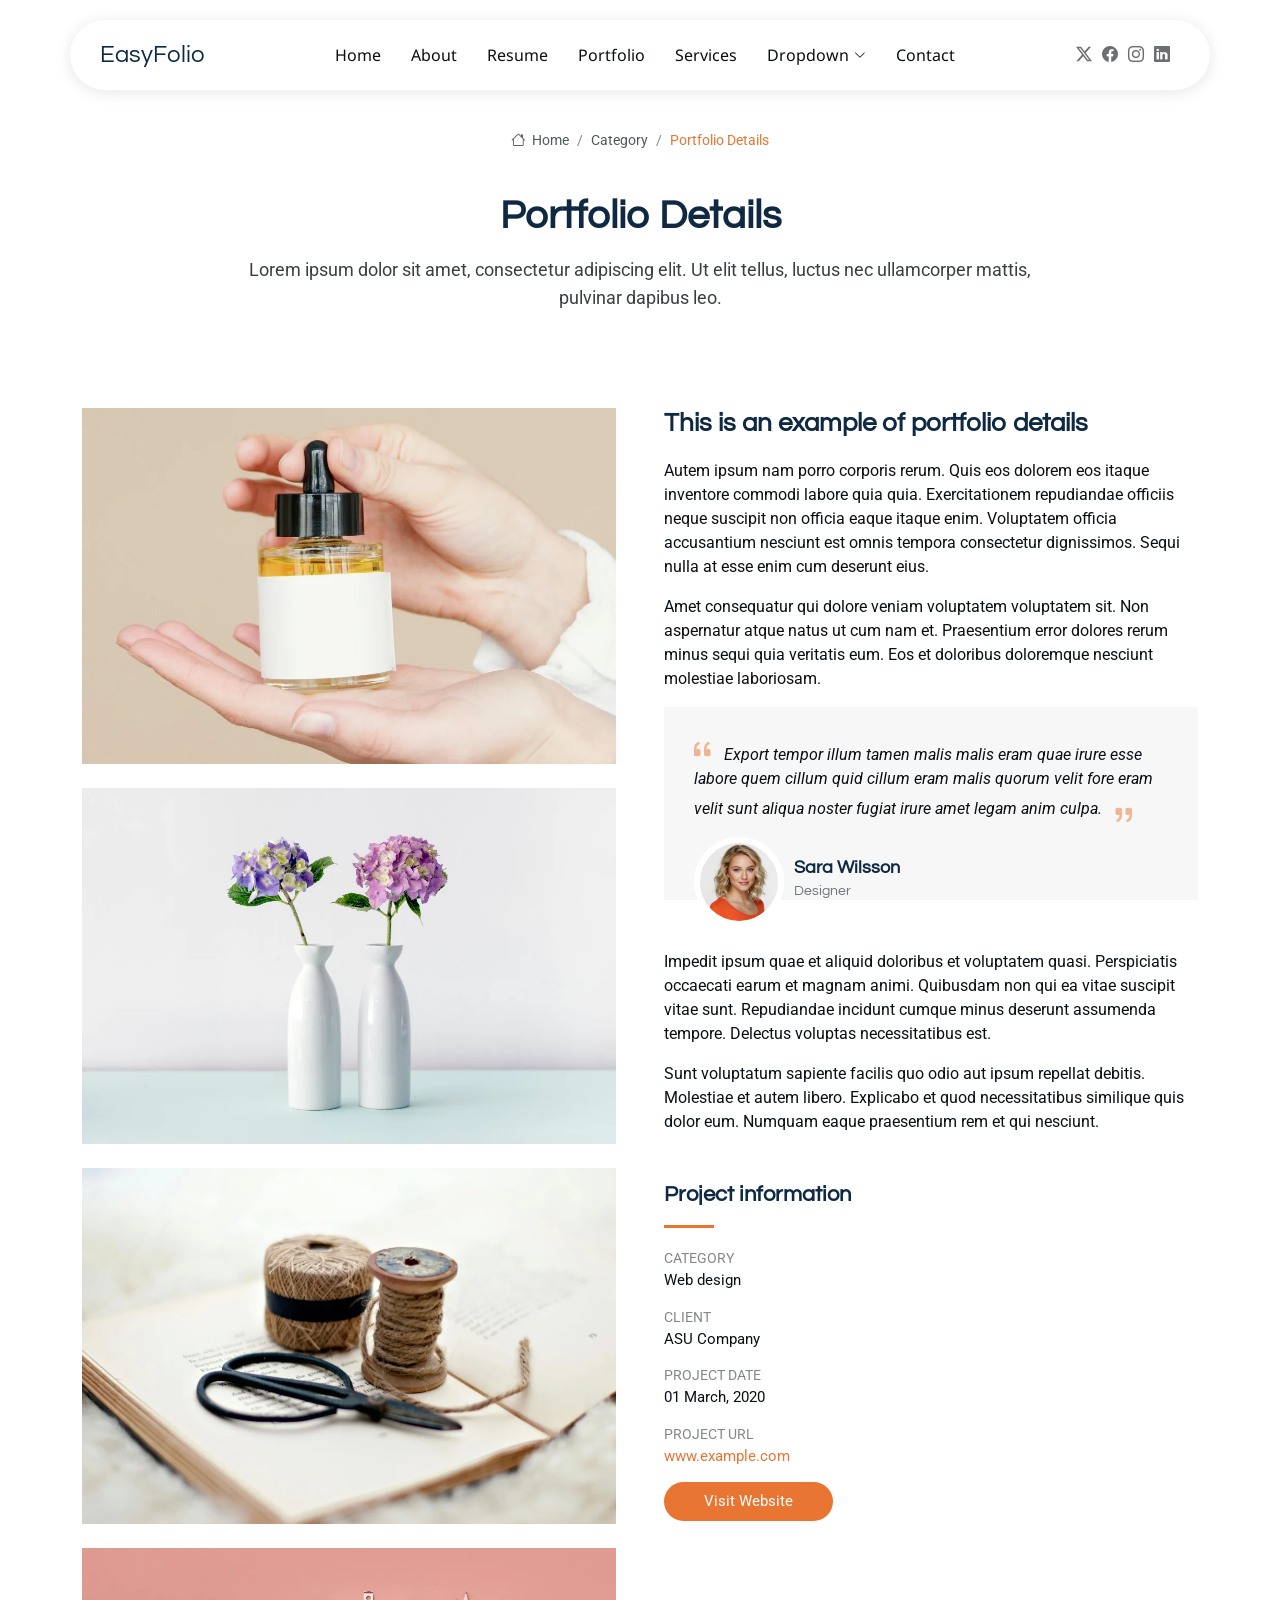
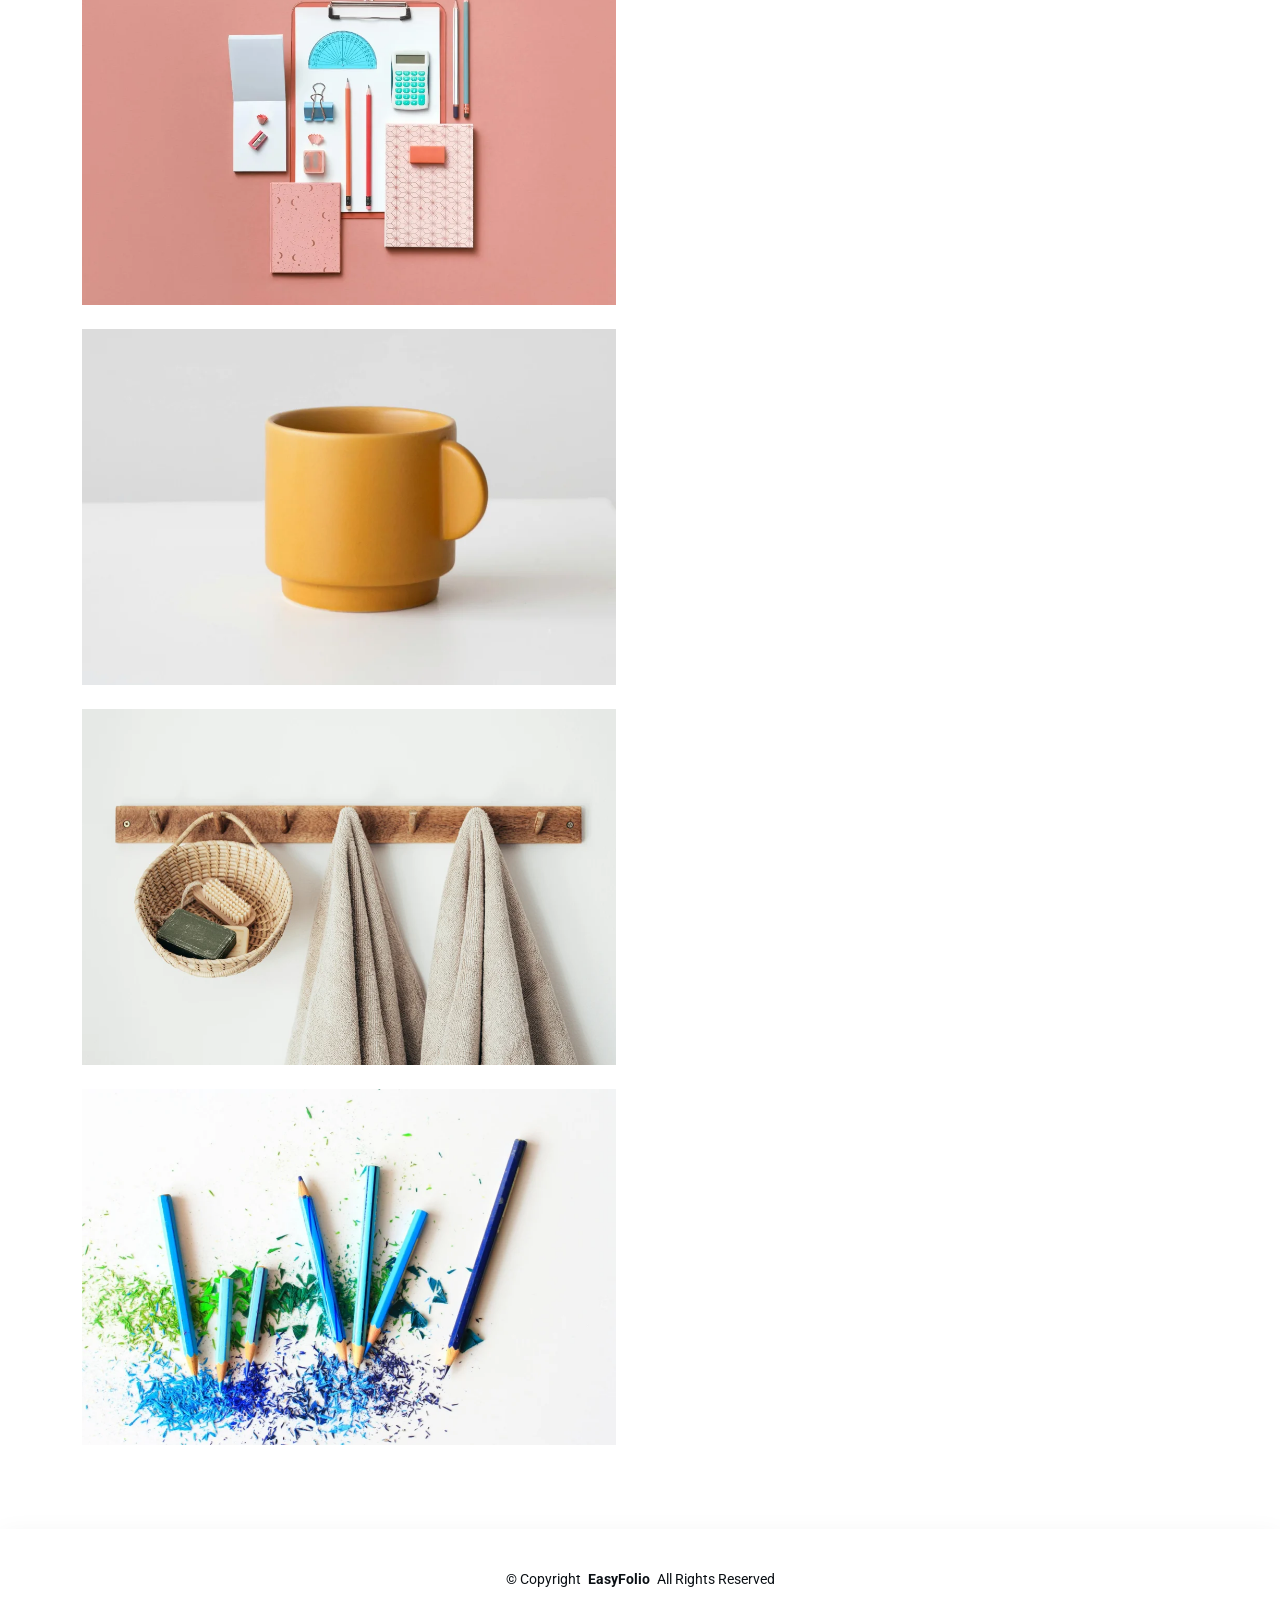
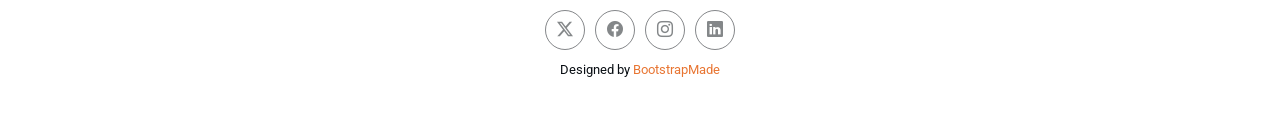
<file: portfolio-details.html>
<!DOCTYPE html>
<html lang="en">

<head>
  <meta charset="utf-8">
  <meta content="width=device-width, initial-scale=1.0" name="viewport">
  <title>Portfolio Details - EasyFolio Bootstrap Template</title>
  <meta name="description" content="">
  <meta name="keywords" content="">

  <!-- Favicons -->
  <link href="assets/img/favicon.png" rel="icon">
  <link href="assets/img/apple-touch-icon.png" rel="apple-touch-icon">

  <!-- Fonts -->
  <link href="https://fonts.googleapis.com" rel="preconnect">
  <link href="https://fonts.gstatic.com" rel="preconnect" crossorigin>
  <link href="https://fonts.googleapis.com/css2?family=Roboto:ital,wght@0,100;0,300;0,400;0,500;0,700;0,900;1,100;1,300;1,400;1,500;1,700;1,900&family=Noto+Sans:ital,wght@0,100;0,200;0,300;0,400;0,500;0,600;0,700;0,800;0,900;1,100;1,200;1,300;1,400;1,500;1,600;1,700;1,800;1,900&family=Questrial:wght@400&display=swap" rel="stylesheet">

  <!-- Vendor CSS Files -->
  <link href="assets/vendor/bootstrap/css/bootstrap.min.css" rel="stylesheet">
  <link href="assets/vendor/bootstrap-icons/bootstrap-icons.css" rel="stylesheet">
  <link href="assets/vendor/aos/aos.css" rel="stylesheet">
  <link href="assets/vendor/glightbox/css/glightbox.min.css" rel="stylesheet">
  <link href="assets/vendor/swiper/swiper-bundle.min.css" rel="stylesheet">

  <!-- Main CSS File -->
  <link href="assets/css/main.css" rel="stylesheet">

  <!-- =======================================================
  * Template Name: EasyFolio
  * Template URL: https://bootstrapmade.com/easyfolio-bootstrap-portfolio-template/
  * Updated: Feb 21 2025 with Bootstrap v5.3.3
  * Author: BootstrapMade.com
  * License: https://bootstrapmade.com/license/
  ======================================================== -->
</head>

<body class="portfolio-details-page">

  <header id="header" class="header d-flex align-items-center sticky-top">
    <div class="header-container container-fluid container-xl position-relative d-flex align-items-center justify-content-between">

      <a href="index.html" class="logo d-flex align-items-center me-auto me-xl-0">
        <!-- Uncomment the line below if you also wish to use an image logo -->
        <!-- <img src="assets/img/logo.webp" alt=""> -->
        <h1 class="sitename">EasyFolio</h1>
      </a>

      <nav id="navmenu" class="navmenu">
        <ul>
          <li><a href="#hero">Home</a></li>
          <li><a href="#about">About</a></li>
          <li><a href="#resume">Resume</a></li>
          <li><a href="#portfolio">Portfolio</a></li>
          <li><a href="#services">Services</a></li>
          <li class="dropdown"><a href="#"><span>Dropdown</span> <i class="bi bi-chevron-down toggle-dropdown"></i></a>
            <ul>
              <li><a href="#">Dropdown 1</a></li>
              <li class="dropdown"><a href="#"><span>Deep Dropdown</span> <i class="bi bi-chevron-down toggle-dropdown"></i></a>
                <ul>
                  <li><a href="#">Deep Dropdown 1</a></li>
                  <li><a href="#">Deep Dropdown 2</a></li>
                  <li><a href="#">Deep Dropdown 3</a></li>
                  <li><a href="#">Deep Dropdown 4</a></li>
                  <li><a href="#">Deep Dropdown 5</a></li>
                </ul>
              </li>
              <li><a href="#">Dropdown 2</a></li>
              <li><a href="#">Dropdown 3</a></li>
              <li><a href="#">Dropdown 4</a></li>
            </ul>
          </li>
          <li><a href="#contact">Contact</a></li>
        </ul>
        <i class="mobile-nav-toggle d-xl-none bi bi-list"></i>
      </nav>

      <div class="header-social-links">
        <a href="#" class="twitter"><i class="bi bi-twitter-x"></i></a>
        <a href="#" class="facebook"><i class="bi bi-facebook"></i></a>
        <a href="#" class="instagram"><i class="bi bi-instagram"></i></a>
        <a href="#" class="linkedin"><i class="bi bi-linkedin"></i></a>
      </div>

    </div>
  </header>

  <main class="main">

    <!-- Page Title -->
    <div class="page-title">
      <div class="breadcrumbs">
        <nav aria-label="breadcrumb">
          <ol class="breadcrumb">
            <li class="breadcrumb-item"><a href="#"><i class="bi bi-house"></i> Home</a></li>
            <li class="breadcrumb-item"><a href="#">Category</a></li>
            <li class="breadcrumb-item active current">Portfolio Details</li>
          </ol>
        </nav>
      </div>

      <div class="title-wrapper">
        <h1>Portfolio Details</h1>
        <p>Lorem ipsum dolor sit amet, consectetur adipiscing elit. Ut elit tellus, luctus nec ullamcorper mattis, pulvinar dapibus leo.</p>
      </div>
    </div><!-- End Page Title -->

    <!-- Portfolio Details Section -->
    <section id="portfolio-details" class="portfolio-details section">

      <div class="container" data-aos="fade-up">

        <div class="row gy-4 g-lg-5">
          <div class="col-lg-6">
            <img src="assets/img/portfolio/portfolio-1.webp" class="img-fluid mb-4" alt="">
            <img src="assets/img/portfolio/portfolio-10.webp" class="img-fluid mb-4" alt="">
            <img src="assets/img/portfolio/portfolio-7.webp" class="img-fluid mb-4" alt="">
            <img src="assets/img/portfolio/portfolio-4.webp" class="img-fluid mb-4" alt="">
            <img src="assets/img/portfolio/portfolio-5.webp" class="img-fluid mb-4" alt="">
            <img src="assets/img/portfolio/portfolio-11.webp" class="img-fluid mb-4" alt="">
            <img src="assets/img/portfolio/portfolio-8.webp" class="img-fluid mb-4" alt="">
          </div>

          <div class="col-lg-6">

            <div class="position-sticky" style="top: 40px">
              <div class="portfolio-description">
                <h2>This is an example of portfolio details</h2>
                <p>
                  Autem ipsum nam porro corporis rerum. Quis eos dolorem eos itaque inventore commodi labore quia quia. Exercitationem repudiandae officiis neque suscipit non officia eaque itaque enim. Voluptatem officia accusantium nesciunt est omnis tempora consectetur dignissimos. Sequi nulla at esse enim cum deserunt eius.
                </p>
                <p>
                  Amet consequatur qui dolore veniam voluptatem voluptatem sit. Non aspernatur atque natus ut cum nam et. Praesentium error dolores rerum minus sequi quia veritatis eum. Eos et doloribus doloremque nesciunt molestiae laboriosam.
                </p>

                <div class="testimonial-item">
                  <p>
                    <i class="bi bi-quote quote-icon-left"></i>
                    <span>Export tempor illum tamen malis malis eram quae irure esse labore quem cillum quid cillum eram malis quorum velit fore eram velit sunt aliqua noster fugiat irure amet legam anim culpa.</span>
                    <i class="bi bi-quote quote-icon-right"></i>
                  </p>
                  <div>
                    <img src="assets/img/person/person-f-5.webp" class="testimonial-img" alt="">
                    <h3>Sara Wilsson</h3>
                    <h4>Designer</h4>
                  </div>
                </div>

                <p>
                  Impedit ipsum quae et aliquid doloribus et voluptatem quasi. Perspiciatis occaecati earum et magnam animi. Quibusdam non qui ea vitae suscipit vitae sunt. Repudiandae incidunt cumque minus deserunt assumenda tempore. Delectus voluptas necessitatibus est.
                </p>

                <p>
                  Sunt voluptatum sapiente facilis quo odio aut ipsum repellat debitis. Molestiae et autem libero. Explicabo et quod necessitatibus similique quis dolor eum. Numquam eaque praesentium rem et qui nesciunt.
                </p>

              </div>

              <div class="portfolio-info mt-5">
                <h3>Project information</h3>
                <ul>
                  <li><strong>Category</strong> Web design</li>
                  <li><strong>Client</strong> ASU Company</li>
                  <li><strong>Project date</strong> 01 March, 2020</li>
                  <li><strong>Project URL</strong> <a href="#">www.example.com</a></li>
                  <li><a href="#" class="btn-visit align-self-start">Visit Website</a></li>
                </ul>
              </div>
            </div>

          </div>
        </div>

      </div>

    </section><!-- /Portfolio Details Section -->

  </main>

  <footer id="footer" class="footer">

    <div class="container">
      <div class="copyright text-center ">
        <p>© <span>Copyright</span> <strong class="px-1 sitename">EasyFolio</strong> <span>All Rights Reserved</span></p>
      </div>
      <div class="social-links d-flex justify-content-center">
        <a href=""><i class="bi bi-twitter-x"></i></a>
        <a href=""><i class="bi bi-facebook"></i></a>
        <a href=""><i class="bi bi-instagram"></i></a>
        <a href=""><i class="bi bi-linkedin"></i></a>
      </div>
      <div class="credits">
        <!-- All the links in the footer should remain intact. -->
        <!-- You can delete the links only if you've purchased the pro version. -->
        <!-- Licensing information: https://bootstrapmade.com/license/ -->
        <!-- Purchase the pro version with working PHP/AJAX contact form: [buy-url] -->
        Designed by <a href="https://bootstrapmade.com/">BootstrapMade</a>
      </div>
    </div>

  </footer>

  <!-- Scroll Top -->
  <a href="#" id="scroll-top" class="scroll-top d-flex align-items-center justify-content-center"><i class="bi bi-arrow-up-short"></i></a>

  <!-- Vendor JS Files -->
  <script src="assets/vendor/bootstrap/js/bootstrap.bundle.min.js"></script>
  <script src="assets/vendor/php-email-form/validate.js"></script>
  <script src="assets/vendor/aos/aos.js"></script>
  <script src="assets/vendor/waypoints/noframework.waypoints.js"></script>
  <script src="assets/vendor/glightbox/js/glightbox.min.js"></script>
  <script src="assets/vendor/imagesloaded/imagesloaded.pkgd.min.js"></script>
  <script src="assets/vendor/isotope-layout/isotope.pkgd.min.js"></script>
  <script src="assets/vendor/swiper/swiper-bundle.min.js"></script>

  <!-- Main JS File -->
  <script src="assets/js/main.js"></script>

</body>

</html>
</file>
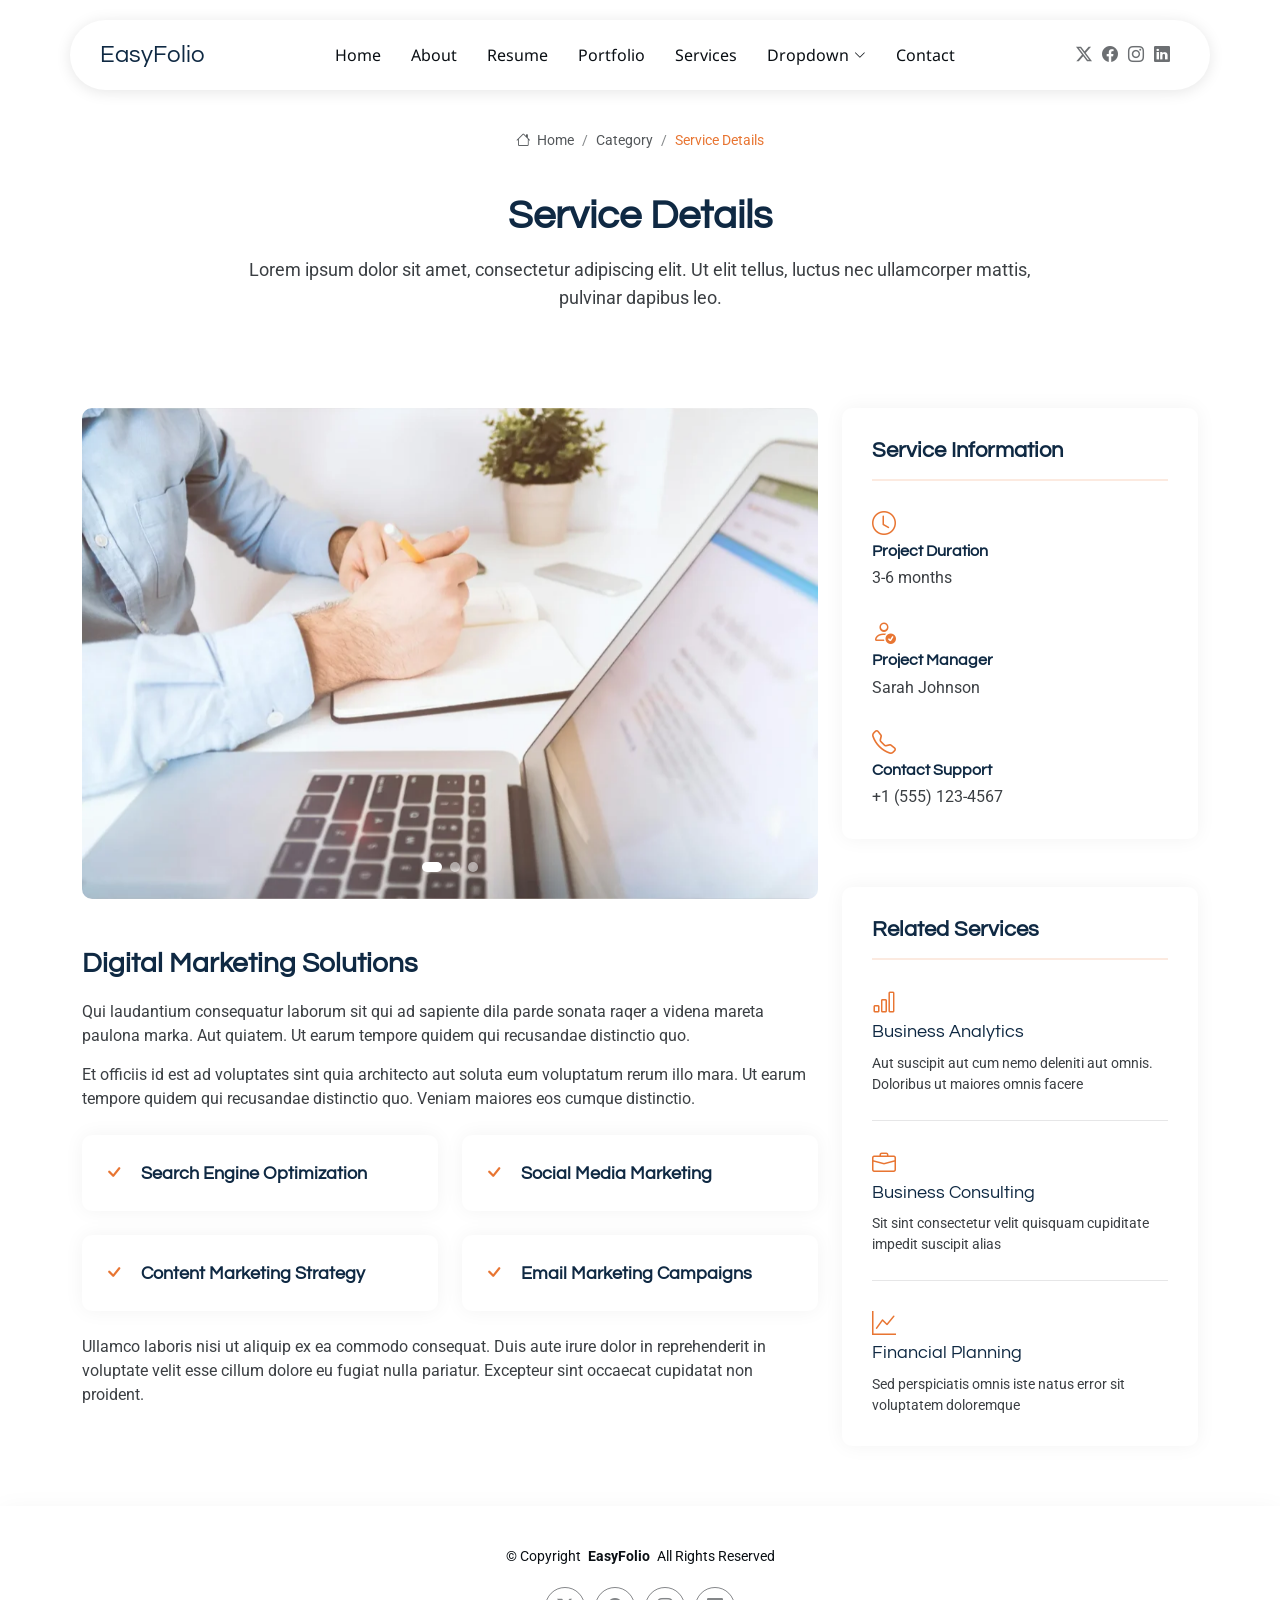
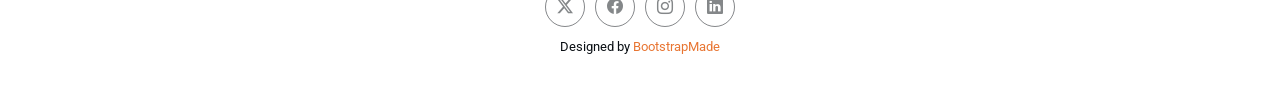
<file: service-details.html>
<!DOCTYPE html>
<html lang="en">

<head>
  <meta charset="utf-8">
  <meta content="width=device-width, initial-scale=1.0" name="viewport">
  <title>Service Details - EasyFolio Bootstrap Template</title>
  <meta name="description" content="">
  <meta name="keywords" content="">

  <!-- Favicons -->
  <link href="assets/img/favicon.png" rel="icon">
  <link href="assets/img/apple-touch-icon.png" rel="apple-touch-icon">

  <!-- Fonts -->
  <link href="https://fonts.googleapis.com" rel="preconnect">
  <link href="https://fonts.gstatic.com" rel="preconnect" crossorigin>
  <link href="https://fonts.googleapis.com/css2?family=Roboto:ital,wght@0,100;0,300;0,400;0,500;0,700;0,900;1,100;1,300;1,400;1,500;1,700;1,900&family=Noto+Sans:ital,wght@0,100;0,200;0,300;0,400;0,500;0,600;0,700;0,800;0,900;1,100;1,200;1,300;1,400;1,500;1,600;1,700;1,800;1,900&family=Questrial:wght@400&display=swap" rel="stylesheet">

  <!-- Vendor CSS Files -->
  <link href="assets/vendor/bootstrap/css/bootstrap.min.css" rel="stylesheet">
  <link href="assets/vendor/bootstrap-icons/bootstrap-icons.css" rel="stylesheet">
  <link href="assets/vendor/aos/aos.css" rel="stylesheet">
  <link href="assets/vendor/glightbox/css/glightbox.min.css" rel="stylesheet">
  <link href="assets/vendor/swiper/swiper-bundle.min.css" rel="stylesheet">

  <!-- Main CSS File -->
  <link href="assets/css/main.css" rel="stylesheet">

  <!-- =======================================================
  * Template Name: EasyFolio
  * Template URL: https://bootstrapmade.com/easyfolio-bootstrap-portfolio-template/
  * Updated: Feb 21 2025 with Bootstrap v5.3.3
  * Author: BootstrapMade.com
  * License: https://bootstrapmade.com/license/
  ======================================================== -->
</head>

<body class="service-details-page">

  <header id="header" class="header d-flex align-items-center sticky-top">
    <div class="header-container container-fluid container-xl position-relative d-flex align-items-center justify-content-between">

      <a href="index.html" class="logo d-flex align-items-center me-auto me-xl-0">
        <!-- Uncomment the line below if you also wish to use an image logo -->
        <!-- <img src="assets/img/logo.webp" alt=""> -->
        <h1 class="sitename">EasyFolio</h1>
      </a>

      <nav id="navmenu" class="navmenu">
        <ul>
          <li><a href="#hero">Home</a></li>
          <li><a href="#about">About</a></li>
          <li><a href="#resume">Resume</a></li>
          <li><a href="#portfolio">Portfolio</a></li>
          <li><a href="#services">Services</a></li>
          <li class="dropdown"><a href="#"><span>Dropdown</span> <i class="bi bi-chevron-down toggle-dropdown"></i></a>
            <ul>
              <li><a href="#">Dropdown 1</a></li>
              <li class="dropdown"><a href="#"><span>Deep Dropdown</span> <i class="bi bi-chevron-down toggle-dropdown"></i></a>
                <ul>
                  <li><a href="#">Deep Dropdown 1</a></li>
                  <li><a href="#">Deep Dropdown 2</a></li>
                  <li><a href="#">Deep Dropdown 3</a></li>
                  <li><a href="#">Deep Dropdown 4</a></li>
                  <li><a href="#">Deep Dropdown 5</a></li>
                </ul>
              </li>
              <li><a href="#">Dropdown 2</a></li>
              <li><a href="#">Dropdown 3</a></li>
              <li><a href="#">Dropdown 4</a></li>
            </ul>
          </li>
          <li><a href="#contact">Contact</a></li>
        </ul>
        <i class="mobile-nav-toggle d-xl-none bi bi-list"></i>
      </nav>

      <div class="header-social-links">
        <a href="#" class="twitter"><i class="bi bi-twitter-x"></i></a>
        <a href="#" class="facebook"><i class="bi bi-facebook"></i></a>
        <a href="#" class="instagram"><i class="bi bi-instagram"></i></a>
        <a href="#" class="linkedin"><i class="bi bi-linkedin"></i></a>
      </div>

    </div>
  </header>

  <main class="main">

    <!-- Page Title -->
    <div class="page-title">
      <div class="breadcrumbs">
        <nav aria-label="breadcrumb">
          <ol class="breadcrumb">
            <li class="breadcrumb-item"><a href="#"><i class="bi bi-house"></i> Home</a></li>
            <li class="breadcrumb-item"><a href="#">Category</a></li>
            <li class="breadcrumb-item active current">Service Details</li>
          </ol>
        </nav>
      </div>

      <div class="title-wrapper">
        <h1>Service Details</h1>
        <p>Lorem ipsum dolor sit amet, consectetur adipiscing elit. Ut elit tellus, luctus nec ullamcorper mattis, pulvinar dapibus leo.</p>
      </div>
    </div><!-- End Page Title -->

    <!-- Service Details Section -->
    <section id="service-details" class="service-details section">

      <div class="container" data-aos="fade-up" data-aos-delay="100">

        <div class="row gy-4">

          <div class="col-lg-8">
            <div class="service-details-slider swiper init-swiper">
              <script type="application/json" class="swiper-config">
                {
                  "loop": true,
                  "speed": 600,
                  "autoplay": {
                    "delay": 5000
                  },
                  "slidesPerView": 1,
                  "pagination": {
                    "el": ".swiper-pagination",
                    "type": "bullets",
                    "clickable": true
                  }
                }
              </script>
              <div class="swiper-wrapper align-items-center">
                <div class="swiper-slide">
                  <img src="assets/img/services/services-1.webp" alt="" class="img-fluid" loading="lazy">
                </div>
                <div class="swiper-slide">
                  <img src="assets/img/services/services-2.webp" alt="" class="img-fluid" loading="lazy">
                </div>
                <div class="swiper-slide">
                  <img src="assets/img/services/services-3.webp" alt="" class="img-fluid" loading="lazy">
                </div>
              </div>
              <div class="swiper-pagination"></div>
            </div>

            <div class="content mt-5">
              <h3>Digital Marketing Solutions</h3>
              <p>
                Qui laudantium consequatur laborum sit qui ad sapiente dila parde sonata raqer a videna mareta paulona marka. Aut quiatem. Ut earum tempore quidem qui recusandae distinctio quo.
              </p>
              <p>
                Et officiis id est ad voluptates sint quia architecto aut soluta eum voluptatum rerum illo mara. Ut earum tempore quidem qui recusandae distinctio quo. Veniam maiores eos cumque distinctio.
              </p>

              <div class="features mt-4">
                <div class="row gy-4">
                  <div class="col-md-6" data-aos="fade-up" data-aos-delay="100">
                    <div class="feature-box d-flex align-items-center">
                      <i class="bi bi-check"></i>
                      <h4>Search Engine Optimization</h4>
                    </div>
                  </div>
                  <div class="col-md-6" data-aos="fade-up" data-aos-delay="200">
                    <div class="feature-box d-flex align-items-center">
                      <i class="bi bi-check"></i>
                      <h4>Social Media Marketing</h4>
                    </div>
                  </div>
                  <div class="col-md-6" data-aos="fade-up" data-aos-delay="300">
                    <div class="feature-box d-flex align-items-center">
                      <i class="bi bi-check"></i>
                      <h4>Content Marketing Strategy</h4>
                    </div>
                  </div>
                  <div class="col-md-6" data-aos="fade-up" data-aos-delay="400">
                    <div class="feature-box d-flex align-items-center">
                      <i class="bi bi-check"></i>
                      <h4>Email Marketing Campaigns</h4>
                    </div>
                  </div>
                </div>
              </div>

              <p class="mt-4">
                Ullamco laboris nisi ut aliquip ex ea commodo consequat. Duis aute irure dolor in reprehenderit in voluptate velit esse cillum dolore eu fugiat nulla pariatur. Excepteur sint occaecat cupidatat non proident.
              </p>
            </div>
          </div>

          <div class="col-lg-4">
            <div class="service-info">
              <h4>Service Information</h4>
              <div class="info-item">
                <i class="bi bi-clock"></i>
                <h5>Project Duration</h5>
                <p>3-6 months</p>
              </div>
              <div class="info-item">
                <i class="bi bi-person-check"></i>
                <h5>Project Manager</h5>
                <p>Sarah Johnson</p>
              </div>
              <div class="info-item">
                <i class="bi bi-telephone"></i>
                <h5>Contact Support</h5>
                <p>+1 (555) 123-4567</p>
              </div>
            </div>

            <div class="related-services mt-5">
              <h4>Related Services</h4>
              <div class="service-item">
                <i class="bi bi-bar-chart"></i>
                <h5><a href="#">Business Analytics</a></h5>
                <p>Aut suscipit aut cum nemo deleniti aut omnis. Doloribus ut maiores omnis facere</p>
              </div>
              <div class="service-item">
                <i class="bi bi-briefcase"></i>
                <h5><a href="#">Business Consulting</a></h5>
                <p>Sit sint consectetur velit quisquam cupiditate impedit suscipit alias</p>
              </div>
              <div class="service-item">
                <i class="bi bi-graph-up"></i>
                <h5><a href="#">Financial Planning</a></h5>
                <p>Sed perspiciatis omnis iste natus error sit voluptatem doloremque</p>
              </div>
            </div>
          </div>

        </div>

      </div>

    </section><!-- /Service Details Section -->

  </main>

  <footer id="footer" class="footer">

    <div class="container">
      <div class="copyright text-center ">
        <p>© <span>Copyright</span> <strong class="px-1 sitename">EasyFolio</strong> <span>All Rights Reserved</span></p>
      </div>
      <div class="social-links d-flex justify-content-center">
        <a href=""><i class="bi bi-twitter-x"></i></a>
        <a href=""><i class="bi bi-facebook"></i></a>
        <a href=""><i class="bi bi-instagram"></i></a>
        <a href=""><i class="bi bi-linkedin"></i></a>
      </div>
      <div class="credits">
        <!-- All the links in the footer should remain intact. -->
        <!-- You can delete the links only if you've purchased the pro version. -->
        <!-- Licensing information: https://bootstrapmade.com/license/ -->
        <!-- Purchase the pro version with working PHP/AJAX contact form: [buy-url] -->
        Designed by <a href="https://bootstrapmade.com/">BootstrapMade</a>
      </div>
    </div>

  </footer>

  <!-- Scroll Top -->
  <a href="#" id="scroll-top" class="scroll-top d-flex align-items-center justify-content-center"><i class="bi bi-arrow-up-short"></i></a>

  <!-- Vendor JS Files -->
  <script src="assets/vendor/bootstrap/js/bootstrap.bundle.min.js"></script>
  <script src="assets/vendor/php-email-form/validate.js"></script>
  <script src="assets/vendor/aos/aos.js"></script>
  <script src="assets/vendor/waypoints/noframework.waypoints.js"></script>
  <script src="assets/vendor/glightbox/js/glightbox.min.js"></script>
  <script src="assets/vendor/imagesloaded/imagesloaded.pkgd.min.js"></script>
  <script src="assets/vendor/isotope-layout/isotope.pkgd.min.js"></script>
  <script src="assets/vendor/swiper/swiper-bundle.min.js"></script>

  <!-- Main JS File -->
  <script src="assets/js/main.js"></script>

</body>

</html>
</file>
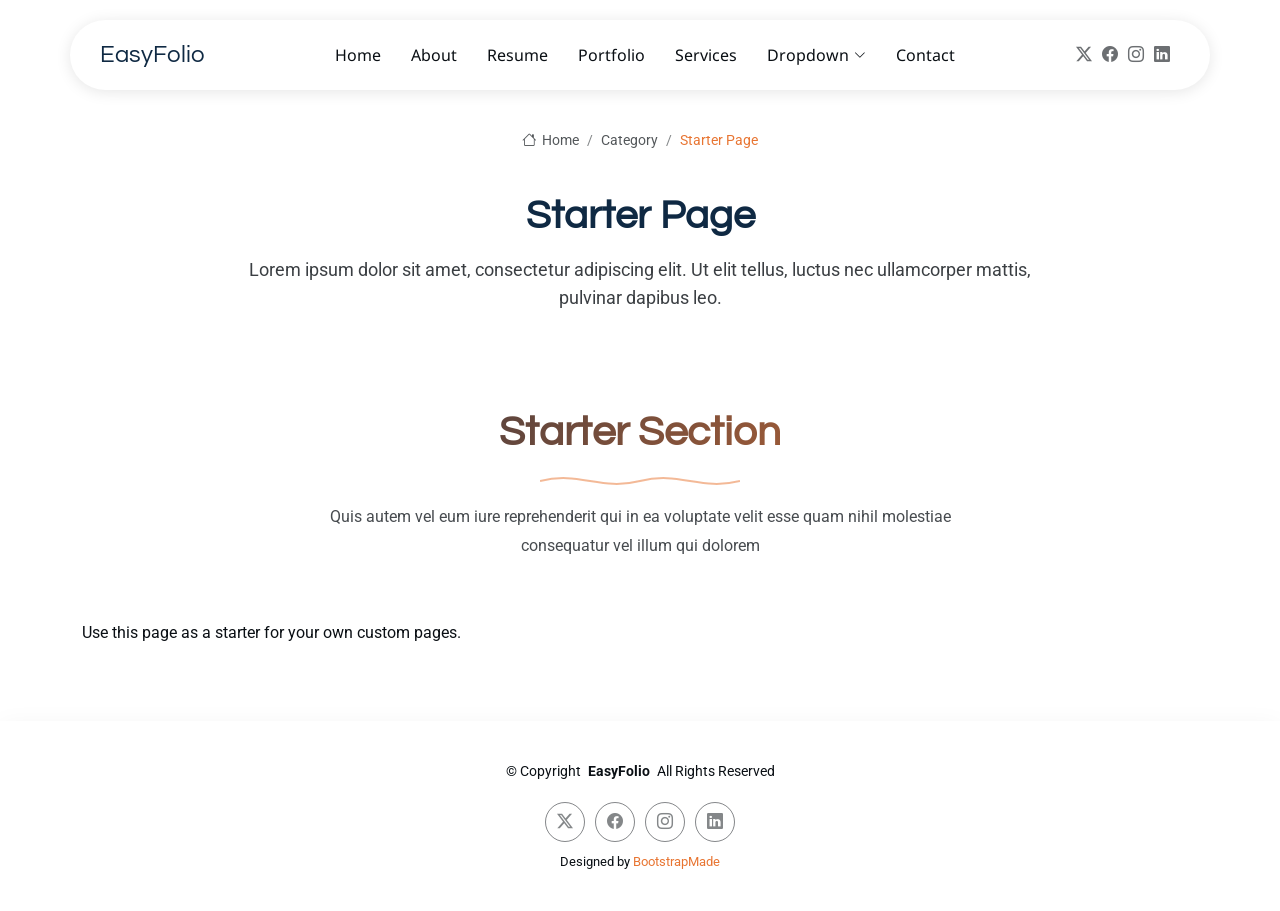
<file: starter-page.html>
<!DOCTYPE html>
<html lang="en">

<head>
  <meta charset="utf-8">
  <meta content="width=device-width, initial-scale=1.0" name="viewport">
  <title>Starter Page - EasyFolio Bootstrap Template</title>
  <meta name="description" content="">
  <meta name="keywords" content="">

  <!-- Favicons -->
  <link href="assets/img/favicon.png" rel="icon">
  <link href="assets/img/apple-touch-icon.png" rel="apple-touch-icon">

  <!-- Fonts -->
  <link href="https://fonts.googleapis.com" rel="preconnect">
  <link href="https://fonts.gstatic.com" rel="preconnect" crossorigin>
  <link href="https://fonts.googleapis.com/css2?family=Roboto:ital,wght@0,100;0,300;0,400;0,500;0,700;0,900;1,100;1,300;1,400;1,500;1,700;1,900&family=Noto+Sans:ital,wght@0,100;0,200;0,300;0,400;0,500;0,600;0,700;0,800;0,900;1,100;1,200;1,300;1,400;1,500;1,600;1,700;1,800;1,900&family=Questrial:wght@400&display=swap" rel="stylesheet">

  <!-- Vendor CSS Files -->
  <link href="assets/vendor/bootstrap/css/bootstrap.min.css" rel="stylesheet">
  <link href="assets/vendor/bootstrap-icons/bootstrap-icons.css" rel="stylesheet">
  <link href="assets/vendor/aos/aos.css" rel="stylesheet">
  <link href="assets/vendor/glightbox/css/glightbox.min.css" rel="stylesheet">
  <link href="assets/vendor/swiper/swiper-bundle.min.css" rel="stylesheet">

  <!-- Main CSS File -->
  <link href="assets/css/main.css" rel="stylesheet">

  <!-- =======================================================
  * Template Name: EasyFolio
  * Template URL: https://bootstrapmade.com/easyfolio-bootstrap-portfolio-template/
  * Updated: Feb 21 2025 with Bootstrap v5.3.3
  * Author: BootstrapMade.com
  * License: https://bootstrapmade.com/license/
  ======================================================== -->
</head>

<body class="starter-page-page">

  <header id="header" class="header d-flex align-items-center sticky-top">
    <div class="header-container container-fluid container-xl position-relative d-flex align-items-center justify-content-between">

      <a href="index.html" class="logo d-flex align-items-center me-auto me-xl-0">
        <!-- Uncomment the line below if you also wish to use an image logo -->
        <!-- <img src="assets/img/logo.webp" alt=""> -->
        <h1 class="sitename">EasyFolio</h1>
      </a>

      <nav id="navmenu" class="navmenu">
        <ul>
          <li><a href="#hero">Home</a></li>
          <li><a href="#about">About</a></li>
          <li><a href="#resume">Resume</a></li>
          <li><a href="#portfolio">Portfolio</a></li>
          <li><a href="#services">Services</a></li>
          <li class="dropdown"><a href="#"><span>Dropdown</span> <i class="bi bi-chevron-down toggle-dropdown"></i></a>
            <ul>
              <li><a href="#">Dropdown 1</a></li>
              <li class="dropdown"><a href="#"><span>Deep Dropdown</span> <i class="bi bi-chevron-down toggle-dropdown"></i></a>
                <ul>
                  <li><a href="#">Deep Dropdown 1</a></li>
                  <li><a href="#">Deep Dropdown 2</a></li>
                  <li><a href="#">Deep Dropdown 3</a></li>
                  <li><a href="#">Deep Dropdown 4</a></li>
                  <li><a href="#">Deep Dropdown 5</a></li>
                </ul>
              </li>
              <li><a href="#">Dropdown 2</a></li>
              <li><a href="#">Dropdown 3</a></li>
              <li><a href="#">Dropdown 4</a></li>
            </ul>
          </li>
          <li><a href="#contact">Contact</a></li>
        </ul>
        <i class="mobile-nav-toggle d-xl-none bi bi-list"></i>
      </nav>

      <div class="header-social-links">
        <a href="#" class="twitter"><i class="bi bi-twitter-x"></i></a>
        <a href="#" class="facebook"><i class="bi bi-facebook"></i></a>
        <a href="#" class="instagram"><i class="bi bi-instagram"></i></a>
        <a href="#" class="linkedin"><i class="bi bi-linkedin"></i></a>
      </div>

    </div>
  </header>

  <main class="main">

    <!-- Page Title -->
    <div class="page-title">
      <div class="breadcrumbs">
        <nav aria-label="breadcrumb">
          <ol class="breadcrumb">
            <li class="breadcrumb-item"><a href="#"><i class="bi bi-house"></i> Home</a></li>
            <li class="breadcrumb-item"><a href="#">Category</a></li>
            <li class="breadcrumb-item active current">Starter Page</li>
          </ol>
        </nav>
      </div>

      <div class="title-wrapper">
        <h1>Starter Page</h1>
        <p>Lorem ipsum dolor sit amet, consectetur adipiscing elit. Ut elit tellus, luctus nec ullamcorper mattis, pulvinar dapibus leo.</p>
      </div>
    </div><!-- End Page Title -->

    <!-- Starter Section Section -->
    <section id="starter-section" class="starter-section section">

      <!-- Section Title -->
      <div class="container section-title" data-aos="fade-up">
        <h2>Starter Section</h2>
        <div class="title-shape">
          <svg viewBox="0 0 200 20" xmlns="http://www.w3.org/2000/svg">
            <path d="M 0,10 C 40,0 60,20 100,10 C 140,0 160,20 200,10" fill="none" stroke="currentColor" stroke-width="2"></path>
          </svg>
        </div>
        <p>Quis autem vel eum iure reprehenderit qui in ea voluptate velit esse quam nihil molestiae consequatur vel illum qui dolorem</p>
      </div><!-- End Section Title -->

      <div class="container" data-aos="fade-up">
        <p>Use this page as a starter for your own custom pages.</p>
      </div>

    </section><!-- /Starter Section Section -->

  </main>

  <footer id="footer" class="footer">

    <div class="container">
      <div class="copyright text-center ">
        <p>© <span>Copyright</span> <strong class="px-1 sitename">EasyFolio</strong> <span>All Rights Reserved</span></p>
      </div>
      <div class="social-links d-flex justify-content-center">
        <a href=""><i class="bi bi-twitter-x"></i></a>
        <a href=""><i class="bi bi-facebook"></i></a>
        <a href=""><i class="bi bi-instagram"></i></a>
        <a href=""><i class="bi bi-linkedin"></i></a>
      </div>
      <div class="credits">
        <!-- All the links in the footer should remain intact. -->
        <!-- You can delete the links only if you've purchased the pro version. -->
        <!-- Licensing information: https://bootstrapmade.com/license/ -->
        <!-- Purchase the pro version with working PHP/AJAX contact form: [buy-url] -->
        Designed by <a href="https://bootstrapmade.com/">BootstrapMade</a>
      </div>
    </div>

  </footer>

  <!-- Scroll Top -->
  <a href="#" id="scroll-top" class="scroll-top d-flex align-items-center justify-content-center"><i class="bi bi-arrow-up-short"></i></a>

  <!-- Vendor JS Files -->
  <script src="assets/vendor/bootstrap/js/bootstrap.bundle.min.js"></script>
  <script src="assets/vendor/php-email-form/validate.js"></script>
  <script src="assets/vendor/aos/aos.js"></script>
  <script src="assets/vendor/waypoints/noframework.waypoints.js"></script>
  <script src="assets/vendor/glightbox/js/glightbox.min.js"></script>
  <script src="assets/vendor/imagesloaded/imagesloaded.pkgd.min.js"></script>
  <script src="assets/vendor/isotope-layout/isotope.pkgd.min.js"></script>
  <script src="assets/vendor/swiper/swiper-bundle.min.js"></script>

  <!-- Main JS File -->
  <script src="assets/js/main.js"></script>

</body>

</html>
</file>
<file: assets/css/main.css>
/**
* Template Name: EasyFolio
* Template URL: https://bootstrapmade.com/easyfolio-bootstrap-portfolio-template/
* Updated: Feb 21 2025 with Bootstrap v5.3.3
* Author: BootstrapMade.com
* License: https://bootstrapmade.com/license/
*/

/*--------------------------------------------------------------
# Font & Color Variables
# Help: https://bootstrapmade.com/color-system/
--------------------------------------------------------------*/
/* Fonts */
:root {
  --default-font: "Roboto",  system-ui, -apple-system, "Segoe UI", Roboto, "Helvetica Neue", Arial, "Noto Sans", "Liberation Sans", sans-serif, "Apple Color Emoji", "Segoe UI Emoji", "Segoe UI Symbol", "Noto Color Emoji";
  --heading-font: "Questrial",  sans-serif;
  --nav-font: "Noto Sans",  sans-serif;
}

/* Global Colors - The following color variables are used throughout the website. Updating them here will change the color scheme of the entire website */
:root { 
  --background-color: #ffffff; /* Background color for the entire website, including individual sections */
  --default-color: #0a0f14; /* Default color used for the majority of the text content across the entire website */
  --heading-color: #0f2943; /* Color for headings, subheadings and title throughout the website */
  --accent-color: #e87532; /* Accent color that represents your brand on the website. It's used for buttons, links, and other elements that need to stand out */
  --surface-color: #ffffff; /* The surface color is used as a background of boxed elements within sections, such as cards, icon boxes, or other elements that require a visual separation from the global background. */
  --contrast-color: #ffffff; /* Contrast color for text, ensuring readability against backgrounds of accent, heading, or default colors. */
}

/* Nav Menu Colors - The following color variables are used specifically for the navigation menu. They are separate from the global colors to allow for more customization options */
:root {
  --nav-color: #0a0f14;  /* The default color of the main navmenu links */
  --nav-hover-color: #e87532; /* Applied to main navmenu links when they are hovered over or active */
  --nav-mobile-background-color: #ffffff; /* Used as the background color for mobile navigation menu */
  --nav-dropdown-background-color: #ffffff; /* Used as the background color for dropdown items that appear when hovering over primary navigation items */
  --nav-dropdown-color: #0a0f14; /* Used for navigation links of the dropdown items in the navigation menu. */
  --nav-dropdown-hover-color: #e87532; /* Similar to --nav-hover-color, this color is applied to dropdown navigation links when they are hovered over. */
}

/* Color Presets - These classes override global colors when applied to any section or element, providing reuse of the sam color scheme. */

.light-background {
  --background-color: #faf9fb;
  --surface-color: #ffffff;
}

.dark-background {
  --background-color: #060606;
  --default-color: #ffffff;
  --heading-color: #ffffff;
  --surface-color: #252525;
  --contrast-color: #ffffff;
}

/* Smooth scroll */
:root {
  scroll-behavior: smooth;
}

/*--------------------------------------------------------------
# General Styling & Shared Classes
--------------------------------------------------------------*/
body {
  color: var(--default-color);
  background-color: var(--background-color);
  font-family: var(--default-font);
}

a {
  color: var(--accent-color);
  text-decoration: none;
  transition: 0.3s;
}

a:hover {
  color: color-mix(in srgb, var(--accent-color), transparent 25%);
  text-decoration: none;
}

h1,
h2,
h3,
h4,
h5,
h6 {
  color: var(--heading-color);
  font-family: var(--heading-font);
}

/* PHP Email Form Messages
------------------------------*/
.php-email-form .error-message {
  display: none;
  background: #df1529;
  color: #ffffff;
  text-align: left;
  padding: 15px;
  margin-bottom: 24px;
  font-weight: 600;
}

.php-email-form .sent-message {
  display: none;
  color: #ffffff;
  background: #059652;
  text-align: center;
  padding: 15px;
  margin-bottom: 24px;
  font-weight: 600;
}

.php-email-form .loading {
  display: none;
  background: var(--surface-color);
  text-align: center;
  padding: 15px;
  margin-bottom: 24px;
}

.php-email-form .loading:before {
  content: "";
  display: inline-block;
  border-radius: 50%;
  width: 24px;
  height: 24px;
  margin: 0 10px -6px 0;
  border: 3px solid var(--accent-color);
  border-top-color: var(--surface-color);
  animation: php-email-form-loading 1s linear infinite;
}

@keyframes php-email-form-loading {
  0% {
    transform: rotate(0deg);
  }

  100% {
    transform: rotate(360deg);
  }
}

/*--------------------------------------------------------------
# Global Header
--------------------------------------------------------------*/
.header {
  color: var(--default-color);
  background-color: var(--background-color);
  padding: 20px 0;
  transition: all 0.5s;
  z-index: 997;
}

.header .header-container {
  background: var(--surface-color);
  border-radius: 50px;
  padding: 5px 25px;
  box-shadow: 0px 2px 15px rgba(0, 0, 0, 0.1);
}

.header .logo {
  line-height: 1;
}

.header .logo img {
  max-height: 36px;
  margin-right: 8px;
}

.header .logo h1 {
  font-size: 24px;
  margin: 0;
  padding-left: 5px;
  font-weight: 500;
  color: var(--heading-color);
}

.header .header-social-links {
  padding-right: 15px;
}

.header .header-social-links a {
  color: color-mix(in srgb, var(--default-color), transparent 40%);
  padding-left: 6px;
  display: inline-block;
  transition: 0.3s;
  font-size: 16px;
}

.header .header-social-links a:hover {
  color: var(--accent-color);
}

.header .header-social-links a i {
  line-height: 0px;
}

@media (max-width: 1200px) {
  .header {
    padding-top: 10px;
  }

  .header .header-container {
    margin-left: 10px;
    margin-right: 10px;
    padding: 10px 5px 10px 15px;
  }

  .header .logo {
    order: 1;
  }

  .header .header-social-links {
    order: 2;
  }

  .header .navmenu {
    order: 3;
  }
}

/*--------------------------------------------------------------
# Navigation Menu
--------------------------------------------------------------*/
/* Navmenu - Desktop */
@media (min-width: 1200px) {
  .navmenu {
    padding: 0;
  }

  .navmenu ul {
    margin: 0;
    padding: 0;
    display: flex;
    list-style: none;
    align-items: center;
  }

  .navmenu li {
    position: relative;
  }

  .navmenu a,
  .navmenu a:focus {
    color: var(--nav-color);
    padding: 18px 15px;
    font-size: 16px;
    font-family: var(--nav-font);
    font-weight: 400;
    display: flex;
    align-items: center;
    justify-content: space-between;
    white-space: nowrap;
    transition: 0.3s;
  }

  .navmenu a i,
  .navmenu a:focus i {
    font-size: 12px;
    line-height: 0;
    margin-left: 5px;
    transition: 0.3s;
  }

  .navmenu li:last-child a {
    padding-right: 0;
  }

  .navmenu li:hover>a,
  .navmenu .active,
  .navmenu .active:focus {
    color: var(--nav-hover-color);
  }

  .navmenu .dropdown ul {
    margin: 0;
    padding: 10px 0;
    background: var(--nav-dropdown-background-color);
    display: block;
    position: absolute;
    visibility: hidden;
    left: 14px;
    top: 130%;
    opacity: 0;
    transition: 0.3s;
    border-radius: 4px;
    z-index: 99;
    box-shadow: 0px 0px 30px rgba(0, 0, 0, 0.1);
  }

  .navmenu .dropdown ul li {
    min-width: 200px;
  }

  .navmenu .dropdown ul a {
    padding: 10px 20px;
    font-size: 15px;
    text-transform: none;
    color: var(--nav-dropdown-color);
  }

  .navmenu .dropdown ul a i {
    font-size: 12px;
  }

  .navmenu .dropdown ul a:hover,
  .navmenu .dropdown ul .active:hover,
  .navmenu .dropdown ul li:hover>a {
    color: var(--nav-dropdown-hover-color);
  }

  .navmenu .dropdown:hover>ul {
    opacity: 1;
    top: 100%;
    visibility: visible;
  }

  .navmenu .dropdown .dropdown ul {
    top: 0;
    left: -90%;
    visibility: hidden;
  }

  .navmenu .dropdown .dropdown:hover>ul {
    opacity: 1;
    top: 0;
    left: -100%;
    visibility: visible;
  }
}

/* Navmenu - Mobile */
@media (max-width: 1199px) {
  .mobile-nav-toggle {
    color: var(--nav-color);
    font-size: 28px;
    line-height: 0;
    margin-right: 10px;
    cursor: pointer;
    transition: color 0.3s;
  }

  .navmenu {
    padding: 0;
    z-index: 9997;
  }

  .navmenu ul {
    display: none;
    list-style: none;
    position: absolute;
    inset: 60px 20px 20px 20px;
    padding: 10px 0;
    margin: 0;
    border-radius: 6px;
    background-color: var(--nav-mobile-background-color);
    overflow-y: auto;
    transition: 0.3s;
    z-index: 9998;
    box-shadow: 0px 0px 30px rgba(0, 0, 0, 0.1);
  }

  .navmenu a,
  .navmenu a:focus {
    color: var(--nav-dropdown-color);
    padding: 10px 20px;
    font-family: var(--nav-font);
    font-size: 17px;
    font-weight: 500;
    display: flex;
    align-items: center;
    justify-content: space-between;
    white-space: nowrap;
    transition: 0.3s;
  }

  .navmenu a i,
  .navmenu a:focus i {
    font-size: 12px;
    line-height: 0;
    margin-left: 5px;
    width: 30px;
    height: 30px;
    display: flex;
    align-items: center;
    justify-content: center;
    border-radius: 50%;
    transition: 0.3s;
    background-color: color-mix(in srgb, var(--accent-color), transparent 90%);
  }

  .navmenu a i:hover,
  .navmenu a:focus i:hover {
    background-color: var(--accent-color);
    color: var(--contrast-color);
  }

  .navmenu a:hover,
  .navmenu .active,
  .navmenu .active:focus {
    color: var(--nav-dropdown-hover-color);
  }

  .navmenu .active i,
  .navmenu .active:focus i {
    background-color: var(--accent-color);
    color: var(--contrast-color);
    transform: rotate(180deg);
  }

  .navmenu .dropdown ul {
    position: static;
    display: none;
    z-index: 99;
    padding: 10px 0;
    margin: 10px 20px;
    background-color: var(--nav-dropdown-background-color);
    border: 1px solid color-mix(in srgb, var(--default-color), transparent 90%);
    box-shadow: none;
    transition: all 0.5s ease-in-out;
  }

  .navmenu .dropdown ul ul {
    background-color: rgba(33, 37, 41, 0.1);
  }

  .navmenu .dropdown>.dropdown-active {
    display: block;
    background-color: rgba(33, 37, 41, 0.03);
  }

  .mobile-nav-active {
    overflow: hidden;
  }

  .mobile-nav-active .mobile-nav-toggle {
    color: #fff;
    position: absolute;
    font-size: 32px;
    top: 15px;
    right: 15px;
    margin-right: 0;
    z-index: 9999;
  }

  .mobile-nav-active .navmenu {
    position: fixed;
    overflow: hidden;
    inset: 0;
    background: rgba(33, 37, 41, 0.8);
    transition: 0.3s;
  }

  .mobile-nav-active .navmenu>ul {
    display: block;
  }
}

/*--------------------------------------------------------------
# Global Footer
--------------------------------------------------------------*/
.footer {
  color: var(--default-color);
  background-color: var(--background-color);
  font-size: 14px;
  padding: 40px 0;
  position: relative;
  box-shadow: 0 5px 25px rgba(0, 0, 0, 0.05);
}

.footer .copyright p {
  margin-bottom: 0;
}

.footer .social-links {
  margin-top: 20px;
}

.footer .social-links a {
  display: flex;
  align-items: center;
  justify-content: center;
  width: 40px;
  height: 40px;
  border-radius: 50%;
  border: 1px solid color-mix(in srgb, var(--default-color), transparent 50%);
  font-size: 16px;
  color: color-mix(in srgb, var(--default-color), transparent 50%);
  margin: 0 5px;
  transition: 0.3s;
}

.footer .social-links a:hover {
  color: var(--accent-color);
  border-color: var(--accent-color);
}

.footer .credits {
  margin-top: 10px;
  font-size: 13px;
  text-align: center;
}

/*--------------------------------------------------------------
# Scroll Top Button
--------------------------------------------------------------*/
.scroll-top {
  position: fixed;
  visibility: hidden;
  opacity: 0;
  right: 15px;
  bottom: -15px;
  z-index: 99999;
  background-color: var(--accent-color);
  width: 44px;
  height: 44px;
  border-radius: 50px;
  transition: all 0.4s;
}

.scroll-top i {
  font-size: 24px;
  color: var(--contrast-color);
  line-height: 0;
}

.scroll-top:hover {
  background-color: color-mix(in srgb, var(--accent-color), transparent 20%);
  color: var(--contrast-color);
}

.scroll-top.active {
  visibility: visible;
  opacity: 1;
  bottom: 15px;
}

/*--------------------------------------------------------------
# Disable aos animation delay on mobile devices
--------------------------------------------------------------*/
@media screen and (max-width: 768px) {
  [data-aos-delay] {
    transition-delay: 0 !important;
  }
}

/*--------------------------------------------------------------
# Global Page Titles & Breadcrumbs
--------------------------------------------------------------*/
.page-title {
  text-align: center;
  padding: 20px 0;
}

.page-title .breadcrumbs {
  margin-bottom: 1.5rem;
}

.page-title .breadcrumbs .breadcrumb {
  justify-content: center;
  margin: 0;
  padding: 0;
  background: none;
}

.page-title .breadcrumbs .breadcrumb .breadcrumb-item {
  font-size: 0.9rem;
  color: color-mix(in srgb, var(--default-color), transparent 30%);
}

.page-title .breadcrumbs .breadcrumb .breadcrumb-item.active {
  color: var(--accent-color);
}

.page-title .breadcrumbs .breadcrumb .breadcrumb-item a {
  color: inherit;
  text-decoration: none;
  transition: color 0.3s ease;
}

.page-title .breadcrumbs .breadcrumb .breadcrumb-item a:hover {
  color: var(--accent-color);
}

.page-title .breadcrumbs .breadcrumb .breadcrumb-item a i {
  font-size: 0.9rem;
  margin-right: 0.2rem;
}

.page-title .breadcrumbs .breadcrumb .breadcrumb-item+.breadcrumb-item::before {
  color: color-mix(in srgb, var(--default-color), transparent 50%);
}

.page-title .title-wrapper {
  max-width: 800px;
  margin: 0 auto;
  padding: 1rem 0;
}

.page-title .title-wrapper h1 {
  font-size: 2.5rem;
  margin-bottom: 1rem;
  font-weight: 700;
  color: var(--heading-color);
}

.page-title .title-wrapper p {
  font-size: 1.1rem;
  color: color-mix(in srgb, var(--default-color), transparent 20%);
  margin: 0;
  line-height: 1.6;
}

@media (max-width: 768px) {
  .page-title .title-wrapper h1 {
    font-size: 2rem;
  }

  .page-title .title-wrapper p {
    font-size: 1rem;
  }
}

@media (max-width: 576px) {
  .page-title .title-wrapper h1 {
    font-size: 1.75rem;
  }
}

/*--------------------------------------------------------------
# Global Sections
--------------------------------------------------------------*/
section,
.section {
  color: var(--default-color);
  background-color: var(--background-color);
  padding: 60px 0;
  scroll-margin-top: 90px;
  overflow: clip;
}

@media (max-width: 1199px) {

  section,
  .section {
    scroll-margin-top: 66px;
  }
}

/*--------------------------------------------------------------
# Global Section Titles
--------------------------------------------------------------*/
.section-title {
  text-align: center;
  padding-bottom: 60px;
  position: relative;
}

.section-title h2 {
  font-size: 42px;
  font-weight: 700;
  margin-bottom: 10px;
  background: linear-gradient(120deg, var(--heading-color), var(--accent-color));
  -webkit-background-clip: text;
  -webkit-text-fill-color: transparent;
  background-clip: text;
  position: relative;
}

.section-title .title-shape {
  width: 200px;
  height: 20px;
  margin: 0 auto;
  color: var(--accent-color);
  opacity: 0.5;
}

.section-title .title-shape svg {
  width: 100%;
  height: 100%;
}

.section-title p {
  margin: 15px auto 0;
  font-size: 16px;
  max-width: 700px;
  color: color-mix(in srgb, var(--default-color), transparent 25%);
  line-height: 1.8;
}

@media (max-width: 768px) {
  .section-title h2 {
    font-size: 32px;
  }

  .section-title .subtitle-wrapper .subtitle {
    font-size: 13px;
  }
}

/*--------------------------------------------------------------
# Hero Section
--------------------------------------------------------------*/
.hero {
  padding: 80px 0;
  position: relative;
  overflow: hidden;
}

.hero .content h2 {
  font-size: 3.5rem;
  font-weight: 700;
  line-height: 1.2;
  margin-bottom: 1.5rem;
}

@media (max-width: 991px) {
  .hero .content h2 {
    font-size: 2.5rem;
  }
}

.hero .content .lead {
  font-size: 1.25rem;
  margin-bottom: 2rem;
  color: color-mix(in srgb, var(--default-color), transparent 20%);
}

.hero .cta-buttons {
  display: flex;
  gap: 1rem;
  margin-bottom: 3rem;
}

@media (max-width: 576px) {
  .hero .cta-buttons {
    flex-direction: column;
  }
}

.hero .cta-buttons .btn {
  padding: 0.8rem 2rem;
  font-size: 1rem;
  font-weight: 500;
  border-radius: 50px;
  transition: all 0.3s ease;
}

.hero .cta-buttons .btn.btn-primary {
  background-color: var(--accent-color);
  border-color: var(--accent-color);
  color: var(--contrast-color);
}

.hero .cta-buttons .btn.btn-primary:hover {
  background-color: color-mix(in srgb, var(--accent-color), transparent 15%);
  border-color: color-mix(in srgb, var(--accent-color), transparent 15%);
  transform: translateY(-2px);
}

.hero .cta-buttons .btn.btn-outline {
  border: 2px solid color-mix(in srgb, var(--accent-color), transparent 70%);
  color: var(--accent-color);
  background: transparent;
}

.hero .cta-buttons .btn.btn-outline:hover {
  background-color: var(--accent-color);
  color: var(--contrast-color);
  transform: translateY(-2px);
}

.hero .hero-stats {
  display: flex;
  gap: 3rem;
  margin-top: 2rem;
}

@media (max-width: 576px) {
  .hero .hero-stats {
    flex-direction: column;
    gap: 1.5rem;
  }
}

.hero .hero-stats .stat-item .stat-number {
  display: block;
  font-size: 2.5rem;
  font-weight: 700;
  color: var(--heading-color);
  line-height: 1;
}

.hero .hero-stats .stat-item .stat-label {
  font-size: 0.9rem;
  color: color-mix(in srgb, var(--default-color), transparent 30%);
  margin-top: 0.5rem;
  display: block;
}

.hero .hero-image {
  position: relative;
  padding: 2rem;
}

.hero .hero-image img {
  position: relative;
  z-index: 2;
}

.hero .hero-image .hero-img-glass {
  display: inline-block;
  padding: 10px;
  border-radius: 18px;
  background: linear-gradient(135deg, rgba(255,255,255,0.95), rgba(255,255,255,0.90));
  border: 1px solid rgba(255,255,255,0.65);
  -webkit-backdrop-filter: blur(8px) saturate(1.06);
  backdrop-filter: blur(8px) saturate(1.06);
  box-shadow: 0 18px 45px rgba(15, 23, 42, 0.12), 0 8px 20px rgba(10, 15, 20, 0.08);
  z-index: 2;
  max-width: 420px;
  overflow: hidden;
}
.hero .hero-image .hero-img-glass .rounded-hero-img {
  display: block;
  width: 100%;
  height: auto;
  max-height: 540px;
  border-radius: 12px;
  object-fit: cover;
  box-shadow: 0 6px 20px rgba(0,0,0,0.08) inset;
}
.hero .hero-image .hero-img-glass:hover {
  transform: translateY(-6px);
  transition: transform 300ms ease;
}

.hero .hero-image .shape-1,
.hero .hero-image .shape-2 {
  position: absolute;
  border-radius: 30% 70% 70% 30%/30% 30% 70% 70%;
  z-index: 1;
}

.hero .hero-image .shape-1 {
  width: 300px;
  height: 300px;
  background-color: color-mix(in srgb, var(--accent-color), transparent 95%);
  top: -20px;
  right: -20px;
  animation: morphShape 15s linear infinite;
}

.hero .hero-image .shape-2 {
  width: 200px;
  height: 200px;
  background-color: color-mix(in srgb, var(--heading-color), transparent 96%);
  bottom: -20px;
  left: -20px;
  animation: morphShape 20s linear infinite reverse;
}

@media (max-width: 991px) {
  .hero {
    text-align: center;
    padding: 60px 0;
  }

  .hero .cta-buttons {
    justify-content: center;
  }

  .hero .hero-stats {
    justify-content: center;
  }

  .hero .hero-image {
    margin-top: 3rem;
  }
}

@keyframes morphShape {
  0% {
    border-radius: 30% 70% 70% 30%/30% 30% 70% 70%;
  }

  25% {
    border-radius: 58% 42% 75% 25%/76% 46% 54% 24%;
  }

  50% {
    border-radius: 50% 50% 33% 67%/55% 27% 73% 45%;
  }

  75% {
    border-radius: 33% 67% 58% 42%/63% 68% 32% 37%;
  }

  100% {
    border-radius: 30% 70% 70% 30%/30% 30% 70% 70%;
  }
}

/*--------------------------------------------------------------
# About Section
--------------------------------------------------------------*/
.about .about-image {
  position: relative;
}

.about .about-image img {
  box-shadow: 0 0 30px rgba(0, 0, 0, 0.1);
}

.about .about-content {
  padding-left: 2rem;
}

@media (max-width: 991.98px) {
  .about .about-content {
    padding-left: 0;
    margin-top: 3rem;
  }
}

.about .about-content .subtitle {
  font-size: 0.875rem;
  font-weight: 600;
  letter-spacing: 2px;
  color: var(--accent-color);
  margin-bottom: 1rem;
  display: block;
}

.about .about-content h2 {
  font-size: 2rem;
  font-weight: 700;
  margin-bottom: 1.5rem;
}

.about .about-content .lead {
  font-size: 1.1rem;
  color: color-mix(in srgb, var(--default-color), transparent 25%);
}

.about .personal-info {
  margin-top: 2rem;
  padding: 2rem;
  background-color: var(--surface-color);
  border-radius: 1rem;
  box-shadow: 0 0 30px rgba(0, 0, 0, 0.05);
}

.about .personal-info .info-item {
  display: flex;
  flex-direction: column;
  gap: 0.5rem;
}

.about .personal-info .info-item .label {
  font-size: 0.875rem;
  color: color-mix(in srgb, var(--default-color), transparent 40%);
}

.about .personal-info .info-item .value {
  font-weight: 600;
  color: var(--heading-color);
}

.about .signature {
  display: flex;
  align-items: center;
  gap: 1.5rem;
}

.about .signature .signature-image {
  max-width: 150px;
}

.about .signature .signature-info h4 {
  font-size: 1.25rem;
  margin-bottom: 0.25rem;
}

.about .signature .signature-info p {
  font-size: 0.875rem;
  color: color-mix(in srgb, var(--default-color), transparent 40%);
  margin: 0;
}

/*--------------------------------------------------------------
# Skills Section
--------------------------------------------------------------*/
.skills .skill-box {
  background-color: var(--surface-color);
  padding: 2rem;
  border-radius: 8px;
  box-shadow: 0 0 20px rgba(0, 0, 0, 0.05);
}

.skills .skill-box h3 {
  font-size: 1.2rem;
  margin-bottom: 1rem;
  font-weight: 600;
}

.skills .skill-box p {
  font-size: 0.9rem;
  margin-bottom: 0.8rem;
  opacity: 0.6;
}

.skills .skill-box .progress {
  background-color: color-mix(in srgb, var(--accent-color), transparent 85%);
  border-radius: 50px;
  height: 8px;
  margin-top: 5px;
  overflow: hidden;
}

.skills .skill-box .progress .progress-bar {
  background-color: var(--accent-color);
  height: 100%;
  position: relative;
  border-radius: 50px;
  transition: 0.9s;
  width: 1px;
}

/*--------------------------------------------------------------
# Resume Section
--------------------------------------------------------------*/
.resume .resume-wrapper .resume-block {
  margin-bottom: 3rem;
}

.resume .resume-wrapper .resume-block:last-child {
  margin-bottom: 0;
}

.resume .resume-wrapper .resume-block h2 {
  font-size: 2rem;
  margin-bottom: 0.8rem;
  font-weight: 700;
}

.resume .resume-wrapper .resume-block h2 span {
  color: var(--accent-color);
}

.resume .resume-wrapper .resume-block .lead {
  color: color-mix(in srgb, var(--default-color), transparent 25%);
  margin-bottom: 3rem;
}

.resume .resume-wrapper .timeline {
  position: relative;
}

.resume .resume-wrapper .timeline::before {
  content: "";
  position: absolute;
  left: 20%;
  top: 0;
  height: 100%;
  width: 2px;
  background-color: color-mix(in srgb, var(--accent-color), transparent 85%);
}

.resume .resume-wrapper .timeline .timeline-item {
  display: flex;
  align-items: flex-start;
  margin-bottom: 2.5rem;
  position: relative;
}

.resume .resume-wrapper .timeline .timeline-item:last-child {
  margin-bottom: 0;
}

.resume .resume-wrapper .timeline .timeline-item .timeline-left {
  width: 20%;
  padding-right: 3rem;
}

.resume .resume-wrapper .timeline .timeline-item .timeline-left .company {
  color: var(--heading-color);
  font-weight: 600;
  font-size: 1.1rem;
  margin-bottom: 0.25rem;
}

.resume .resume-wrapper .timeline .timeline-item .timeline-left .period {
  color: var(--accent-color);
  font-size: 0.9rem;
}

.resume .resume-wrapper .timeline .timeline-item .timeline-dot {
  position: absolute;
  left: calc(20% + 1px);
  transform: translateX(-50%);
  width: 1rem;
  height: 1rem;
  background-color: var(--accent-color);
  border-radius: 50%;
}

.resume .resume-wrapper .timeline .timeline-item .timeline-right {
  width: 70%;
  padding-left: 3rem;
  margin-top: -4px;
}

.resume .resume-wrapper .timeline .timeline-item .timeline-right .position {
  color: var(--heading-color);
  font-size: 1.2rem;
  margin-bottom: 0.6rem;
  font-weight: 600;
}

.resume .resume-wrapper .timeline .timeline-item .timeline-right .description {
  color: color-mix(in srgb, var(--default-color), transparent 25%);
}

.resume .resume-wrapper .timeline .timeline-item .timeline-right ul {
  padding-left: 15px;
}

.resume .resume-wrapper .timeline .timeline-item .timeline-right ul li {
  padding-bottom: 12px;
}

@media (max-width: 992px) {
  .resume .resume-wrapper .resume-block h2 {
    font-size: 2rem;
  }

  .resume .resume-wrapper .timeline::before {
    left: 1rem;
  }

  .resume .resume-wrapper .timeline .timeline-item {
    flex-direction: column;
    margin-bottom: 20px;
  }

  .resume .resume-wrapper .timeline .timeline-item .timeline-left {
    width: 100%;
    text-align: left;
    padding-right: 0;
    padding-left: 2.5rem;
    margin-bottom: 1.6rem;
    margin-top: -4px;
  }

  .resume .resume-wrapper .timeline .timeline-item .timeline-dot {
    left: calc(1rem + 1px);
  }

  .resume .resume-wrapper .timeline .timeline-item .timeline-right {
    width: 100%;
    padding-left: 2.5rem;
  }
}

/*--------------------------------------------------------------
# Portfolio Section
--------------------------------------------------------------*/
.portfolio .portfolio-filters-container {
  margin-bottom: 40px;
}

.portfolio .portfolio-filters {
  display: flex;
  justify-content: center;
  gap: 15px;
  flex-wrap: wrap;
  padding: 0;
  margin: 0;
  list-style: none;
}

.portfolio .portfolio-filters li {
  font-size: 15px;
  font-weight: 500;
  padding: 8px 20px;
  cursor: pointer;
  border-radius: 30px;
  background-color: color-mix(in srgb, var(--surface-color), transparent 50%);
  color: var(--default-color);
  transition: all 0.3s ease-in-out;
}

.portfolio .portfolio-filters li:hover {
  background-color: color-mix(in srgb, var(--accent-color), transparent 85%);
  color: var(--accent-color);
  transform: translateY(-2px);
}

.portfolio .portfolio-filters li.filter-active {
  background-color: var(--accent-color);
  color: var(--contrast-color);
}

.portfolio .portfolio-card {
  background-color: var(--surface-color);
  border-radius: 15px;
  overflow: hidden;
  box-shadow: 0 5px 25px rgba(0, 0, 0, 0.05);
  transition: all 0.3s ease-in-out;
}

.portfolio .portfolio-card:hover {
  transform: translateY(-10px);
  box-shadow: 0 8px 35px rgba(0, 0, 0, 0.1);
}

.portfolio .portfolio-card:hover .portfolio-overlay {
  opacity: 1;
  visibility: visible;
}

.portfolio .portfolio-card:hover .portfolio-overlay .portfolio-actions {
  transform: translateY(0);
}

.portfolio .portfolio-card .portfolio-image {
  position: relative;
  overflow: hidden;
  aspect-ratio: 16/10;
}

.portfolio .portfolio-card .portfolio-image img {
  width: 100%;
  height: 100%;
  object-fit: cover;
  transition: transform 0.6s ease-in-out;
}

.portfolio .portfolio-card .portfolio-overlay {
  position: absolute;
  top: 0;
  left: 0;
  width: 100%;
  height: 100%;
  background: linear-gradient(to top, rgba(0, 0, 0, 0.7), transparent);
  opacity: 0;
  visibility: hidden;
  transition: all 0.4s ease-in-out;
  display: flex;
  align-items: flex-end;
  padding: 20px;
}

.portfolio .portfolio-card .portfolio-overlay .portfolio-actions {
  transform: translateY(20px);
  transition: all 0.4s ease-in-out;
  display: flex;
  gap: 15px;
}

.portfolio .portfolio-card .portfolio-overlay .portfolio-actions a {
  width: 45px;
  height: 45px;
  background-color: var(--surface-color);
  border-radius: 50%;
  display: flex;
  align-items: center;
  justify-content: center;
  color: var(--accent-color);
  font-size: 20px;
  transition: all 0.3s ease;
}

.portfolio .portfolio-card .portfolio-overlay .portfolio-actions a:hover {
  background-color: var(--accent-color);
  color: var(--contrast-color);
  transform: scale(1.1);
}

.portfolio .portfolio-card .portfolio-content {
  padding: 25px;
}

.portfolio .portfolio-card .portfolio-content .category {
  font-size: 14px;
  color: var(--accent-color);
  text-transform: uppercase;
  letter-spacing: 1px;
  font-weight: 500;
  display: block;
  margin-bottom: 10px;
}

.portfolio .portfolio-card .portfolio-content h3 {
  font-size: 20px;
  margin: 0 0 15px;
  font-weight: 600;
  transition: color 0.3s ease;
}

.portfolio .portfolio-card .portfolio-content h3:hover {
  color: var(--accent-color);
}

.portfolio .portfolio-card .portfolio-content p {
  font-size: 15px;
  color: color-mix(in srgb, var(--default-color), transparent 30%);
  margin: 0;
  line-height: 1.6;
}

@media (max-width: 768px) {
  .portfolio .portfolio-filters li {
    font-size: 14px;
    padding: 6px 15px;
  }

  .portfolio .portfolio-card .portfolio-content {
    padding: 20px;
  }

  .portfolio .portfolio-card .portfolio-content h3 {
    font-size: 18px;
  }

  .portfolio .portfolio-card .portfolio-content p {
    font-size: 14px;
  }
}

/*--------------------------------------------------------------
# Testimonials Section
--------------------------------------------------------------*/
.testimonials .testimonials-slider {
  width: 100%;
  position: relative;
  padding-bottom: 60px;
}

.testimonials .swiper-wrapper {
  height: auto;
}

.testimonials .testimonial-item {
  background-color: var(--surface-color);
  padding: 40px;
  border-radius: 20px;
}

@media (max-width: 575px) {
  .testimonials .testimonial-item {
    padding: 20px;
  }
}

.testimonials .testimonial-item h2 {
  font-size: 24px;
  font-weight: 600;
  margin-bottom: 20px;
}

.testimonials .testimonial-item p {
  font-size: 16px;
  line-height: 1.8;
  margin-bottom: 30px;
  font-style: italic;
}

.testimonials .testimonial-item .profile {
  gap: 15px;
}

.testimonials .testimonial-item .profile .profile-img {
  width: 60px;
  height: 60px;
  border-radius: 50%;
  object-fit: cover;
}

.testimonials .testimonial-item .profile .profile-info h3 {
  font-size: 18px;
  margin: 0;
  font-weight: 600;
}

.testimonials .testimonial-item .profile .profile-info span {
  font-size: 14px;
  color: color-mix(in srgb, var(--default-color) 70%, transparent);
}

.testimonials .testimonial-item .featured-img-wrapper {
  min-height: 400px;
  position: relative;
  overflow: hidden;
  border-radius: 16px;
}

.testimonials .testimonial-item .featured-img {
  width: 100%;
  height: 100%;
  object-fit: cover;
  position: absolute;
  top: 0;
  left: 0;
}

.testimonials .swiper-navigation {
  position: absolute;
  bottom: 0;
  gap: 10px;
}

.testimonials .swiper-button-prev,
.testimonials .swiper-button-next {
  position: relative;
  left: auto;
  right: auto;
  top: auto;
  margin: 0;
  width: 44px;
  height: 44px;
  background-color: var(--surface-color);
  border-radius: 50%;
  border: 1px solid color-mix(in srgb, var(--default-color) 10%, transparent);
  transition: 0.3s;
}

.testimonials .swiper-button-prev::after,
.testimonials .swiper-button-next::after {
  font-size: 20px;
  color: var(--default-color);
}

.testimonials .swiper-button-prev:hover,
.testimonials .swiper-button-next:hover {
  background-color: var(--accent-color);
  border-color: var(--accent-color);
}

.testimonials .swiper-button-prev:hover::after,
.testimonials .swiper-button-next:hover::after {
  color: var(--contrast-color);
}

/*--------------------------------------------------------------
# Services Section
--------------------------------------------------------------*/
.services {
  padding: 80px 0;
}

.services .servies-title {
  font-size: 2.5rem;
  margin-bottom: 1.5rem;
}

.services .btn-outline-primary {
  color: var(--accent-color);
  border-color: var(--accent-color);
  padding: 10px 30px;
  border-radius: 50px;
  transition: all 0.3s ease;
}

.services .btn-outline-primary:hover {
  background-color: var(--accent-color);
  color: var(--contrast-color);
}

.services .service-item {
  background-color: var(--surface-color);
  padding: 30px;
  border-radius: 10px;
  box-shadow: 0 5px 15px rgba(0, 0, 0, 0.1);
  height: 100%;
  transition: transform 0.3s ease;
}

.services .service-item:hover {
  transform: scale(1.05);
}

.services .service-item i {
  font-size: 2.5rem;
  color: var(--accent-color);
  display: inline-block;
  margin-bottom: 15px;
}

.services .service-item h3 {
  font-size: 1.25rem;
  margin-bottom: 15px;
}

.services .service-item h3 a {
  color: var(--heading-color);
}

.services .service-item h3 a:hover {
  color: var(--accent-color);
}

.services .service-item p {
  font-size: 0.9rem;
  color: color-mix(in srgb, var(--default-color), transparent 25%);
}

@media (max-width: 991px) {
  .services h2 {
    font-size: 2rem;
  }
}

/*--------------------------------------------------------------
# Faq Section
--------------------------------------------------------------*/
.faq .faq-container .faq-item {
  background-color: var(--surface-color);
  position: relative;
  padding: 20px;
  margin-bottom: 15px;
  border: 1px solid color-mix(in srgb, var(--default-color), transparent 85%);
  border-radius: 5px;
  overflow: hidden;
}

.faq .faq-container .faq-item:last-child {
  margin-bottom: 0;
}

.faq .faq-container .faq-item h3 {
  font-weight: 600;
  font-size: 16px;
  line-height: 24px;
  margin: 0 30px 0 0;
  transition: 0.3s;
  cursor: pointer;
  display: flex;
  align-items: center;
}

.faq .faq-container .faq-item h3 .num {
  color: var(--accent-color);
  padding-right: 5px;
}

.faq .faq-container .faq-item h3:hover {
  color: var(--accent-color);
}

.faq .faq-container .faq-item .faq-content {
  display: grid;
  grid-template-rows: 0fr;
  transition: 0.3s ease-in-out;
  visibility: hidden;
  opacity: 0;
}

.faq .faq-container .faq-item .faq-content p {
  margin-bottom: 0;
  overflow: hidden;
}

.faq .faq-container .faq-item .faq-toggle {
  position: absolute;
  top: 20px;
  right: 20px;
  font-size: 16px;
  line-height: 0;
  transition: 0.3s;
  cursor: pointer;
}

.faq .faq-container .faq-item .faq-toggle:hover {
  color: var(--accent-color);
}

.faq .faq-container .faq-active {
  background-color: color-mix(in srgb, var(--accent-color), transparent 97%);
  border-color: color-mix(in srgb, var(--accent-color), transparent 80%);
}

.faq .faq-container .faq-active h3 {
  color: var(--accent-color);
}

.faq .faq-container .faq-active .faq-content {
  grid-template-rows: 1fr;
  visibility: visible;
  opacity: 1;
  padding-top: 10px;
}

.faq .faq-container .faq-active .faq-toggle {
  transform: rotate(90deg);
  color: var(--accent-color);
}

/*--------------------------------------------------------------
# Contact Section
--------------------------------------------------------------*/
.contact .section-category {
  font-family: var(--heading-font);
  font-weight: 600;
  font-size: 0.9rem;
  text-transform: uppercase;
  letter-spacing: 1px;
}

.contact .content h2 {
  font-weight: 700;
  line-height: 1.2;
}

.contact .content .lead {
  color: color-mix(in srgb, var(--default-color), transparent 25%);
}

.contact .contact-info .info-item {
  font-size: 1.1rem;
}

.contact .contact-info .info-item i {
  color: var(--accent-color);
  font-size: 1.4rem;
}

.contact .contact-info .map-link {
  color: var(--heading-color);
  font-weight: 500;
  font-size: 1.1rem;
  transition: all 0.3s ease;
}

.contact .contact-info .map-link i {
  transition: transform 0.3s ease;
}

.contact .contact-info .map-link:hover {
  color: var(--accent-color);
}

.contact .contact-info .map-link:hover i {
  transform: translateX(5px);
}

.contact .contact-form {
  background-color: var(--surface-color);
  border: none;
  box-shadow: 0 5px 25px rgba(0, 0, 0, 0.05);
  border-radius: 12px;
}

.contact .contact-form .form-control,
.contact .contact-form .form-select {
  padding: 0.75rem 1.25rem;
  border-color: #e5e5e5;
  border-radius: 8px;
  font-size: 1rem;
}

.contact .contact-form .form-control:focus,
.contact .contact-form .form-select:focus {
  border-color: color-mix(in srgb, var(--accent-color), transparent 50%);
  box-shadow: 0 0 0 0.25rem color-mix(in srgb, var(--accent-color), transparent 90%);
}

.contact .contact-form .form-control::placeholder,
.contact .contact-form .form-select::placeholder {
  color: color-mix(in srgb, var(--default-color), transparent 50%);
}

.contact .contact-form .btn-submit {
  background-color: var(--accent-color);
  color: var(--contrast-color);
  padding: 0.75rem 2rem;
  font-weight: 500;
  border-radius: 8px;
  transition: all 0.3s ease;
}

.contact .contact-form .btn-submit:hover {
  background-color: color-mix(in srgb, var(--accent-color), transparent 15%);
  transform: translateY(-1px);
}

.contact .contact-form .btn-submit:active {
  transform: translateY(0);
}

/*--------------------------------------------------------------
# Portfolio Details Section
--------------------------------------------------------------*/
.portfolio-details .portfolio-info h3 {
  font-size: 22px;
  font-weight: 700;
  margin-bottom: 20px;
  padding-bottom: 20px;
  position: relative;
}

.portfolio-details .portfolio-info h3:after {
  content: "";
  position: absolute;
  display: block;
  width: 50px;
  height: 3px;
  background: var(--accent-color);
  left: 0;
  bottom: 0;
}

.portfolio-details .portfolio-info ul {
  list-style: none;
  padding: 0;
  font-size: 15px;
}

.portfolio-details .portfolio-info ul li {
  display: flex;
  flex-direction: column;
  padding-bottom: 15px;
}

.portfolio-details .portfolio-info ul strong {
  text-transform: uppercase;
  font-weight: 400;
  color: color-mix(in srgb, var(--default-color), transparent 50%);
  font-size: 14px;
}

.portfolio-details .portfolio-info .btn-visit {
  padding: 8px 40px;
  background: var(--accent-color);
  color: var(--contrast-color);
  border-radius: 50px;
  transition: 0.3s;
}

.portfolio-details .portfolio-info .btn-visit:hover {
  background: color-mix(in srgb, var(--accent-color), transparent 20%);
}

.portfolio-details .portfolio-description h2 {
  font-size: 26px;
  font-weight: 700;
  margin-bottom: 20px;
}

.portfolio-details .portfolio-description p {
  padding: 0;
}

.portfolio-details .portfolio-description .testimonial-item {
  padding: 30px 30px 0 30px;
  position: relative;
  background: color-mix(in srgb, var(--default-color), transparent 97%);
  margin-bottom: 50px;
}

.portfolio-details .portfolio-description .testimonial-item .testimonial-img {
  width: 90px;
  border-radius: 50px;
  border: 6px solid var(--background-color);
  float: left;
  margin: 0 10px 0 0;
}

.portfolio-details .portfolio-description .testimonial-item h3 {
  font-size: 18px;
  font-weight: bold;
  margin: 15px 0 5px 0;
  padding-top: 20px;
}

.portfolio-details .portfolio-description .testimonial-item h4 {
  font-size: 14px;
  color: #6c757d;
  margin: 0;
}

.portfolio-details .portfolio-description .testimonial-item .quote-icon-left,
.portfolio-details .portfolio-description .testimonial-item .quote-icon-right {
  color: color-mix(in srgb, var(--accent-color), transparent 50%);
  font-size: 26px;
  line-height: 0;
}

.portfolio-details .portfolio-description .testimonial-item .quote-icon-left {
  display: inline-block;
  left: -5px;
  position: relative;
}

.portfolio-details .portfolio-description .testimonial-item .quote-icon-right {
  display: inline-block;
  right: -5px;
  position: relative;
  top: 10px;
  transform: scale(-1, -1);
}

.portfolio-details .portfolio-description .testimonial-item p {
  font-style: italic;
  margin: 0 0 15px 0 0 0;
  padding: 0;
}

/*--------------------------------------------------------------
# Service Details Section
--------------------------------------------------------------*/
.service-details .service-details-slider {
  position: relative;
  overflow: hidden;
  border-radius: 10px;
  z-index: 1;
}

.service-details .service-details-slider .swiper-wrapper {
  height: auto !important;
}

.service-details .service-details-slider .swiper-pagination {
  position: absolute;
  bottom: 20px;
  left: 0;
  right: 0;
  z-index: 2;
}

.service-details .service-details-slider .swiper-pagination .swiper-pagination-bullet {
  width: 10px;
  height: 10px;
  background-color: var(--contrast-color);
  opacity: 0.5;
  transition: 0.3s;
}

.service-details .service-details-slider .swiper-pagination .swiper-pagination-bullet.swiper-pagination-bullet-active {
  opacity: 1;
  width: 20px;
  border-radius: 5px;
}

.service-details .content h3 {
  font-size: 28px;
  font-weight: 700;
  margin-bottom: 20px;
}

.service-details .content p {
  color: color-mix(in srgb, var(--default-color), transparent 20%);
  margin-bottom: 15px;
}

.service-details .content .features .feature-box {
  padding: 20px;
  background: var(--surface-color);
  border-radius: 10px;
  box-shadow: 0 0 20px rgba(0, 0, 0, 0.05);
  height: 100%;
  transition: 0.3s;
}

.service-details .content .features .feature-box:hover {
  transform: translateY(-5px);
}

.service-details .content .features .feature-box i {
  font-size: 24px;
  color: var(--accent-color);
  margin-right: 15px;
}

.service-details .content .features .feature-box h4 {
  font-size: 18px;
  font-weight: 600;
  margin: 0;
}

.service-details .service-info {
  background: var(--surface-color);
  padding: 30px;
  border-radius: 10px;
  box-shadow: 0 0 20px rgba(0, 0, 0, 0.05);
}

.service-details .service-info h4 {
  font-size: 22px;
  font-weight: 700;
  margin-bottom: 25px;
  padding-bottom: 15px;
  border-bottom: 2px solid color-mix(in srgb, var(--accent-color), transparent 85%);
}

.service-details .service-info .info-item {
  margin-bottom: 25px;
}

.service-details .service-info .info-item:last-child {
  margin-bottom: 0;
}

.service-details .service-info .info-item i {
  font-size: 24px;
  color: var(--accent-color);
  margin-bottom: 10px;
}

.service-details .service-info .info-item h5 {
  font-size: 16px;
  font-weight: 600;
  margin-bottom: 5px;
}

.service-details .service-info .info-item p {
  color: color-mix(in srgb, var(--default-color), transparent 20%);
  margin: 0;
}

.service-details .related-services {
  background: var(--surface-color);
  padding: 30px;
  border-radius: 10px;
  box-shadow: 0 0 20px rgba(0, 0, 0, 0.05);
}

.service-details .related-services h4 {
  font-size: 22px;
  font-weight: 700;
  margin-bottom: 25px;
  padding-bottom: 15px;
  border-bottom: 2px solid color-mix(in srgb, var(--accent-color), transparent 85%);
}

.service-details .related-services .service-item {
  margin-bottom: 25px;
  padding-bottom: 25px;
  border-bottom: 1px solid color-mix(in srgb, var(--default-color), transparent 90%);
}

.service-details .related-services .service-item:last-child {
  margin-bottom: 0;
  padding-bottom: 0;
  border-bottom: none;
}

.service-details .related-services .service-item i {
  font-size: 24px;
  color: var(--accent-color);
  margin-bottom: 10px;
}

.service-details .related-services .service-item h5 {
  font-size: 18px;
  margin-bottom: 10px;
}

.service-details .related-services .service-item h5 a {
  color: var(--heading-color);
  transition: 0.3s;
}

.service-details .related-services .service-item h5 a:hover {
  color: var(--accent-color);
}

.service-details .related-services .service-item p {
  color: color-mix(in srgb, var(--default-color), transparent 20%);
  margin: 0;
  font-size: 14px;
}

@media (max-width: 991px) {

  .service-details .service-info,
  .service-details .related-services {
    margin-top: 30px;
  }
}

/*--------------------------------------------------------------
# Starter Section Section
--------------------------------------------------------------*/
.starter-section {
  /* Add your styles here */
}
</file>
